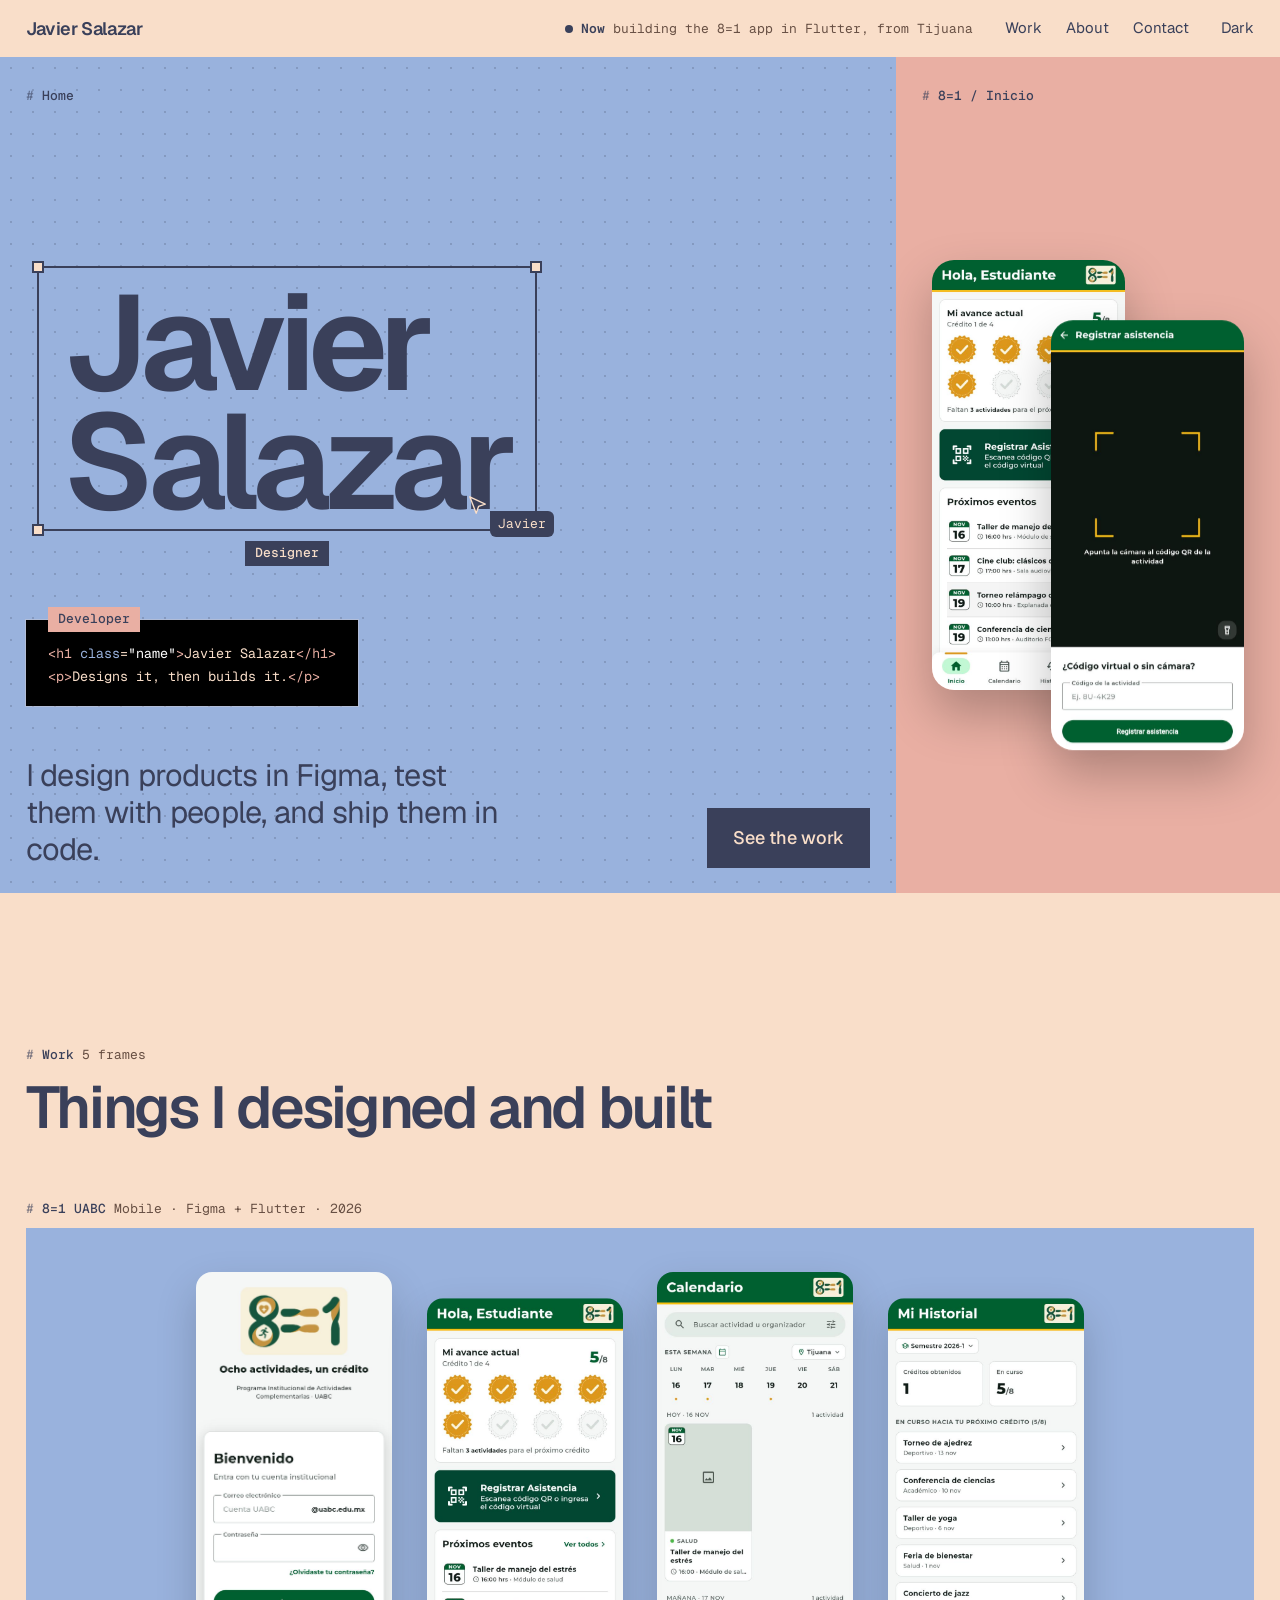
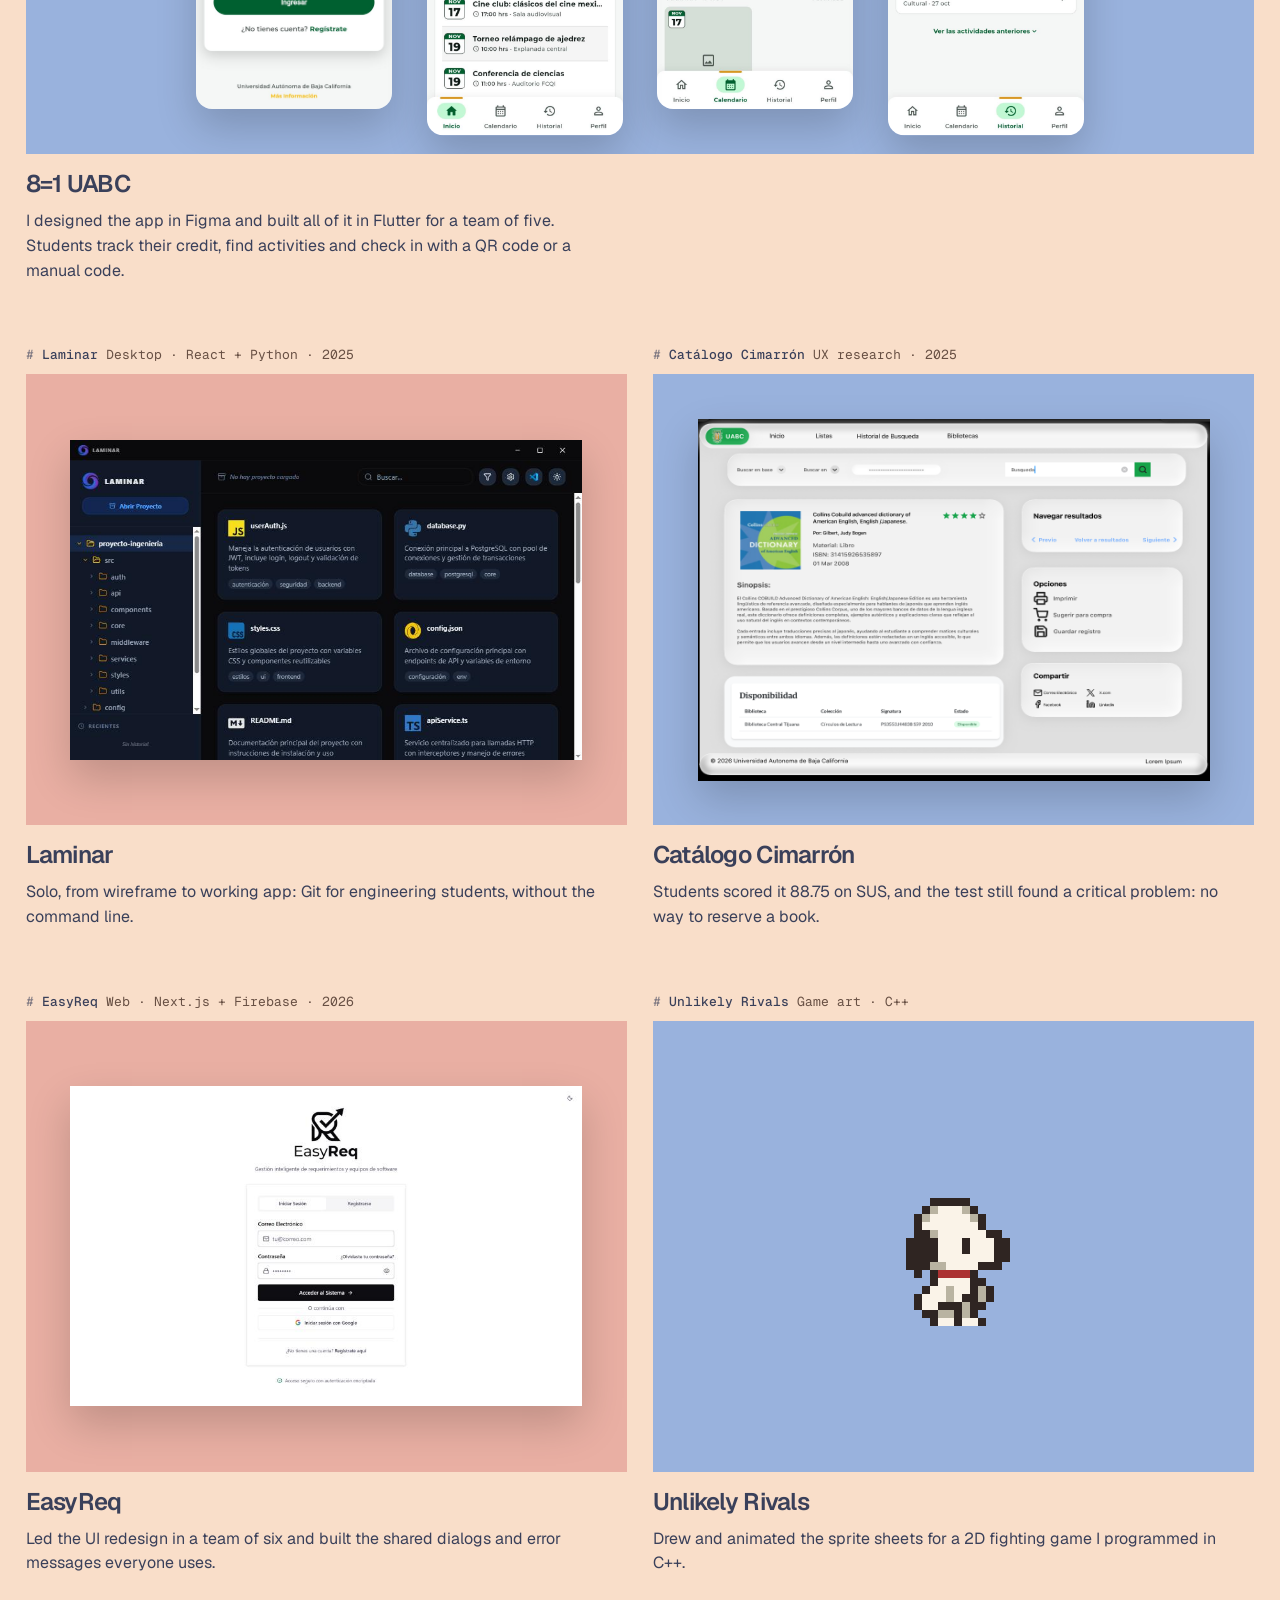
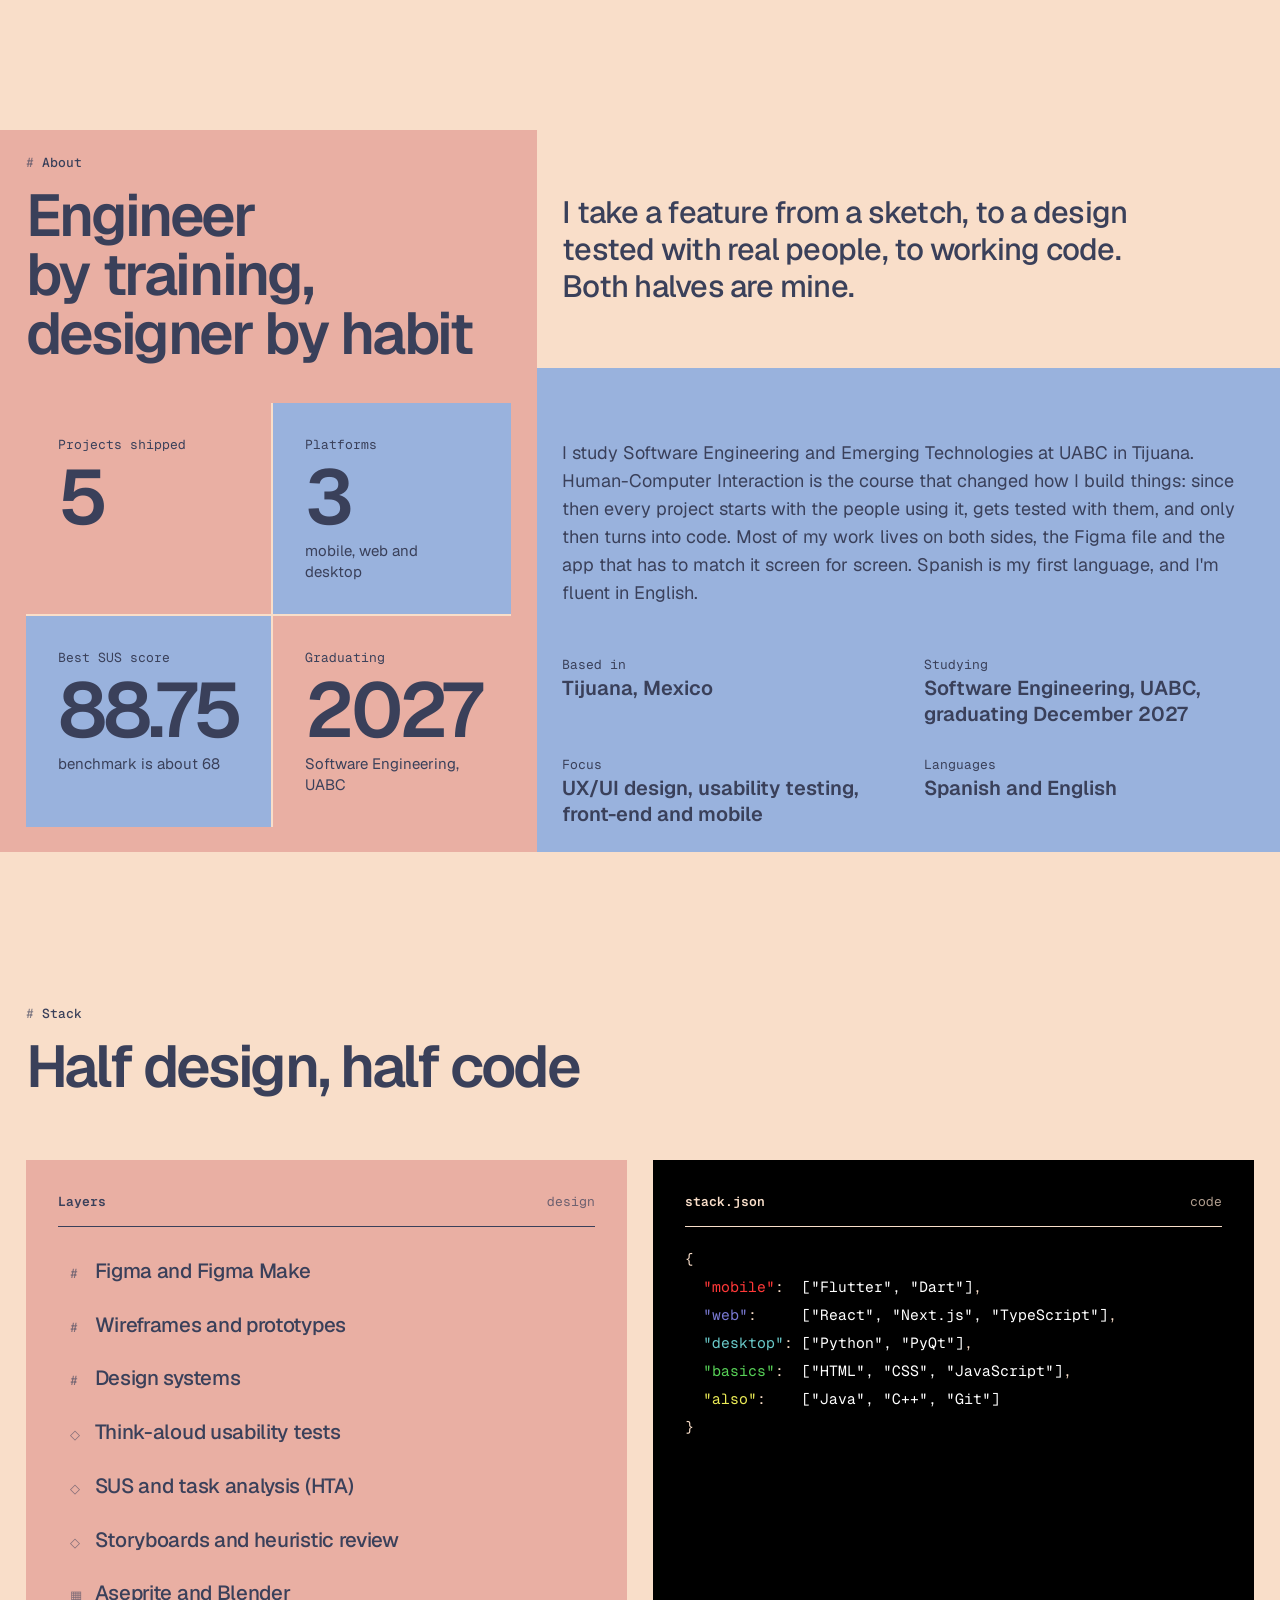
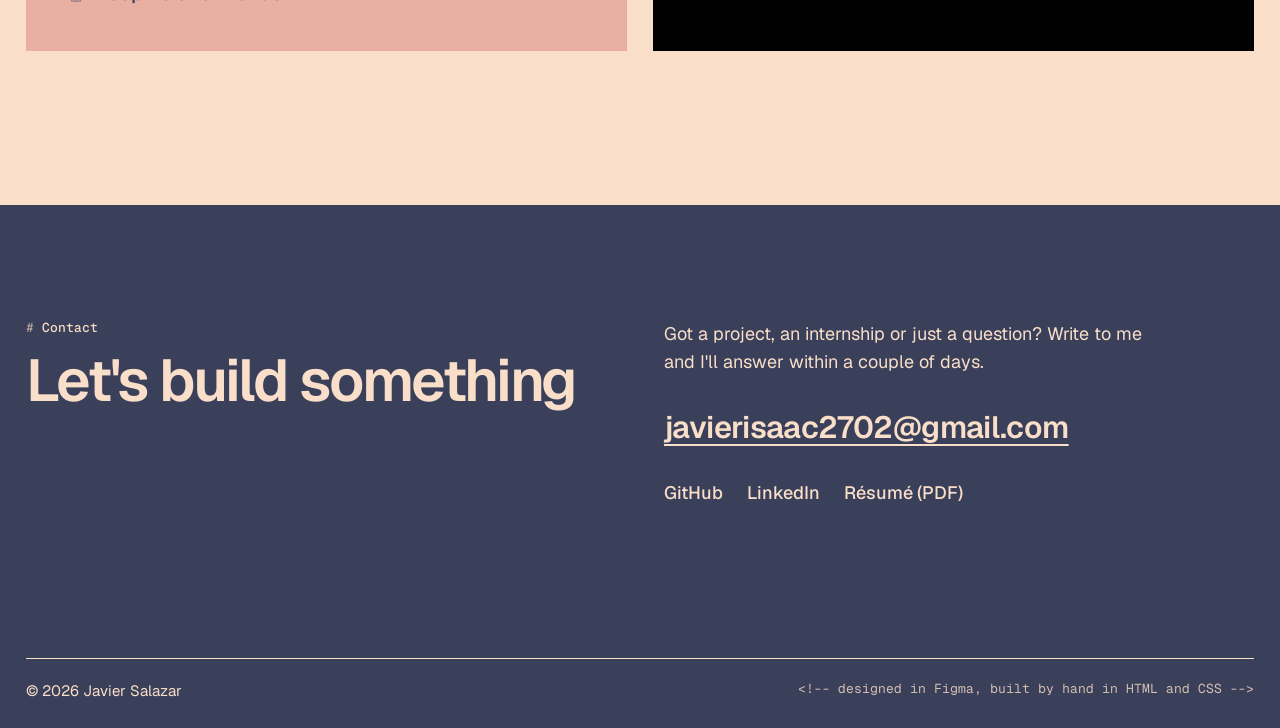
<file: index.html>
<!doctype html>
<html lang="en">
<head>
  <meta charset="utf-8">
  <meta name="viewport" content="width=device-width, initial-scale=1">
  <title>Javier Salazar, designer and developer</title>
  <meta name="description" content="Javier Salazar designs mobile, web and desktop products in Figma, tests them with people, and builds them in code. Software Engineering student at UABC in Tijuana.">
  <link rel="preload" href="fonts/geist-variable.woff2" as="font" type="font/woff2" crossorigin>
  <link rel="stylesheet" href="style.css?v=10">
  <script src="menu.js" defer></script>
</head>
<body id="top">

  <header class="bar">
    <a class="wordmark" href="#top" aria-label="Javier Salazar, back to top">Javier Salazar</a>
    <p class="now"><span class="now-dot" aria-hidden="true"></span><span class="now-label">Now</span> <span class="now-long">building the 8=1 app in Flutter, from Tijuana</span><span class="now-short">building 8=1</span></p>
    <nav class="links" aria-label="Sections">
      <a href="#work">Work</a>
      <a href="#about">About</a>
      <a href="#contact">Contact</a>
    </nav>
    <label class="theme-switch">
      <input type="checkbox" id="theme" aria-label="Switch between light and dark">
    </label>
    <input type="checkbox" id="menu" class="menu-state" aria-label="Open the menu">
    <label for="menu" class="menu-button" aria-hidden="true"><span class="when-closed">Menu</span><span class="when-open">Close</span></label>
    <nav class="menu" aria-label="Menu">
      <a href="#work">Work</a>
      <a href="#about">About</a>
      <a href="#stack">Stack</a>
      <a href="#contact">Contact</a>
    </nav>
  </header>

  <main>
    <!-- Hero: the same name twice, once as a selected layer in Figma and once as the code that builds it. -->
    <section class="hero" aria-labelledby="hero-title">
      <div class="canvas">
        <p class="frame-name"><span class="frame-icon" aria-hidden="true">#</span> Home</p>

        <div class="selection">
          <h1 id="hero-title" class="hero-name">Javier<br>Salazar</h1>
          <span class="handle tl" aria-hidden="true"></span>
          <span class="handle tr" aria-hidden="true"></span>
          <span class="handle bl" aria-hidden="true"></span>
          <span class="handle br" aria-hidden="true"></span>
          <span class="size-tag">Designer</span>
          <span class="cursor" aria-hidden="true">
            <svg width="20" height="20" viewBox="0 0 22 22"><path d="M2 2l7 18 2.6-7.4L19 10z" fill="currentColor" stroke="var(--ground)" stroke-width="1.5" stroke-linejoin="round"/></svg>
            <span>Javier</span>
          </span>
        </div>

        <figure class="code" aria-label="The same heading written as HTML">
          <figcaption class="code-tag">Developer</figcaption>
          <pre><code><span class="c-tag">&lt;h1</span> <span class="c-attr">class</span>=<span class="c-str">"name"</span><span class="c-tag">&gt;</span>Javier Salazar<span class="c-tag">&lt;/h1&gt;</span>
<span class="c-tag">&lt;p&gt;</span>Designs it, then builds it.<span class="c-tag">&lt;/p&gt;</span></code></pre>
        </figure>

        <div class="hero-foot">
          <p class="hero-lede">I design products in Figma, test them with people, and ship them in code.</p>
          <a class="button" href="#work">See the work</a>
        </div>
      </div>

      <a class="hero-screens" href="work/8-1.html" aria-label="8=1 UABC, see the case study">
        <span class="frame-name"><span class="frame-icon" aria-hidden="true">#</span> 8=1 / Inicio</span>
        <img src="img/8-1/home.jpg" width="412" height="917" alt="">
        <img src="img/8-1/check-in.jpg" width="412" height="917" alt="">
      </a>
    </section>

    <section class="work-section" id="work" aria-labelledby="work-title">
      <header class="section-head reveal">
        <p class="frame-name"><span class="frame-icon" aria-hidden="true">#</span> Work <span class="count">5 frames</span></p>
        <h2 id="work-title" class="section-title">Things I designed and built</h2>
      </header>

      <ul class="works">
        <li class="work work-featured">
          <a href="work/8-1.html">
            <span class="frame-name"><span class="frame-icon" aria-hidden="true">#</span> 8=1 UABC <span class="count">Mobile · Figma + Flutter · 2026</span></span>
            <span class="shot shot-phones">
              <img src="img/8-1/login.jpg" width="412" height="917" alt="8=1 login screen">
              <img src="img/8-1/home.jpg" width="412" height="917" alt="8=1 home screen with 5 of 8 activities done and upcoming events">
              <img src="img/8-1/calendar.jpg" width="412" height="917" alt="8=1 calendar of activities">
              <img src="img/8-1/history.jpg" width="412" height="917" alt="8=1 history with credits earned">
            </span>
            <h3>8=1 UABC</h3>
            <p class="blurb">I designed the app in Figma and built all of it in Flutter for a team of five. Students track their credit, find activities and check in with a QR code or a manual code.</p>
          </a>
        </li>
        <li class="work">
          <a href="work/laminar.html">
            <span class="frame-name"><span class="frame-icon" aria-hidden="true">#</span> Laminar <span class="count">Desktop · React + Python · 2025</span></span>
            <span class="shot shot-wide"><img src="img/laminar/main.png" width="800" height="500" alt="Laminar project view with a folder tree and file cards with tags"></span>
            <h3>Laminar</h3>
            <p class="blurb">Solo, from wireframe to working app: Git for engineering students, without the command line.</p>
          </a>
        </li>
        <li class="work">
          <a href="work/catalogo.html">
            <span class="frame-name"><span class="frame-icon" aria-hidden="true">#</span> Catálogo Cimarrón <span class="count">UX research · 2025</span></span>
            <span class="shot shot-wide"><img src="img/catalogo/result.png" width="1120" height="858" alt="Book record screen from the Catálogo Cimarrón prototype"></span>
            <h3>Catálogo Cimarrón</h3>
            <p class="blurb">Students scored it 88.75 on SUS, and the test still found a critical problem: no way to reserve a book.</p>
          </a>
        </li>
        <li class="work">
          <a href="work/easyreq.html">
            <span class="frame-name"><span class="frame-icon" aria-hidden="true">#</span> EasyReq <span class="count">Web · Next.js + Firebase · 2026</span></span>
            <span class="shot shot-wide"><img src="img/easyreq/login.png" width="800" height="500" alt="EasyReq sign-in screen"></span>
            <h3>EasyReq</h3>
            <p class="blurb">Led the UI redesign in a team of six and built the shared dialogs and error messages everyone uses.</p>
          </a>
        </li>
        <li class="work">
          <a href="work/pixel-art.html">
            <span class="frame-name"><span class="frame-icon" aria-hidden="true">#</span> Unlikely Rivals <span class="count">Game art · C++</span></span>
            <span class="shot shot-sprite"><span class="sprite" role="img" aria-label="Pixel art Snoopy fighter in a walking loop"></span></span>
            <h3>Unlikely Rivals</h3>
            <p class="blurb">Drew and animated the sprite sheets for a 2D fighting game I programmed in C++.</p>
          </a>
        </li>
      </ul>
    </section>

    <section class="about" id="about" aria-labelledby="about-title">
      <div class="about-me">
        <header class="section-head">
          <p class="frame-name"><span class="frame-icon" aria-hidden="true">#</span> About</p>
          <h2 id="about-title" class="section-title">Engineer by training, designer by habit</h2>
        </header>
        <dl class="about-numbers">
          <div><dt>Projects shipped</dt><dd>5</dd></div>
          <div><dt>Platforms</dt><dd>3</dd><dd class="small">mobile, web and desktop</dd></div>
          <div><dt>Best SUS score</dt><dd>88.75</dd><dd class="small">benchmark is about 68</dd></div>
          <div><dt>Graduating</dt><dd>2027</dd><dd class="small">Software Engineering, UABC</dd></div>
        </dl>
      </div>
      <p class="statement reveal">I take a feature from a sketch, to a design tested with real people, to working code. Both halves are mine.</p>
      <div class="about-detail reveal">
        <p>I study Software Engineering and Emerging Technologies at UABC in Tijuana. Human-Computer Interaction is the course that changed how I build things: since then every project starts with the people using it, gets tested with them, and only then turns into code. Most of my work lives on both sides, the Figma file and the app that has to match it screen for screen. Spanish is my first language, and I'm fluent in English.</p>
        <dl class="facts">
          <div><dt>Based in</dt><dd>Tijuana, Mexico</dd></div>
          <div><dt>Studying</dt><dd>Software Engineering, UABC, graduating December 2027</dd></div>
          <div><dt>Focus</dt><dd>UX/UI design, usability testing, front-end and mobile</dd></div>
          <div><dt>Languages</dt><dd>Spanish and English</dd></div>
        </dl>
      </div>
    </section>

    <!-- Stack: the design half as a Figma layers panel, the code half as a config file. -->
    <section class="stack" id="stack" aria-labelledby="stack-title">
      <header class="section-head reveal">
        <p class="frame-name"><span class="frame-icon" aria-hidden="true">#</span> Stack</p>
        <h2 id="stack-title" class="section-title">Half design, half code</h2>
      </header>
      <div class="stack-panels">
        <div class="panel panel-design reveal">
          <p class="panel-title">Layers <span>design</span></p>
          <ul class="layers">
            <li><span class="layer-icon" aria-hidden="true">#</span> Figma and Figma Make</li>
            <li><span class="layer-icon" aria-hidden="true">#</span> Wireframes and prototypes</li>
            <li><span class="layer-icon" aria-hidden="true">#</span> Design systems</li>
            <li><span class="layer-icon" aria-hidden="true">◇</span> Think-aloud usability tests</li>
            <li><span class="layer-icon" aria-hidden="true">◇</span> SUS and task analysis (HTA)</li>
            <li><span class="layer-icon" aria-hidden="true">◇</span> Storyboards and heuristic review</li>
            <li><span class="layer-icon" aria-hidden="true">▦</span> Aseprite and Blender</li>
          </ul>
        </div>
        <figure class="panel panel-code reveal" aria-label="Programming stack written as a configuration file">
          <p class="panel-title">stack.json <span>code</span></p>
          <pre><code>{
  <span class="c-attr" id="mobile">"mobile"</span>:  <span class="c-str">["Flutter", "Dart"]</span>,
  <span class="c-attr" id="web">"web"</span>:     <span class="c-str">["React", "Next.js", "TypeScript"]</span>,
  <span class="c-attr" id="desktop">"desktop"</span>: <span class="c-str">["Python", "PyQt"]</span>,
  <span class="c-attr" id="basics">"basics"</span>:  <span class="c-str">["HTML", "CSS", "JavaScript"]</span>,
  <span class="c-attr" id="also">"also"</span>:    <span class="c-str">["Java", "C++", "Git"]</span>
}</code></pre>
        </figure>
      </div>
    </section>
  </main>

  <footer class="contact" id="contact" aria-labelledby="contact-title">
    <header class="section-head reveal">
      <p class="frame-name"><span class="frame-icon" aria-hidden="true">#</span> Contact</p>
      <h2 id="contact-title" class="section-title">Let's build something</h2>
    </header>
    <div class="contact-body reveal">
      <p>Got a project, an internship or just a question? Write to me and I'll answer within a couple of days.</p>
      <a class="email" href="mailto:javierisaac2702@gmail.com?subject=Hi%20Javier">javierisaac2702@gmail.com</a>
      <ul class="socials">
        <li><a href="https://github.com/JavSalL">GitHub</a></li>
        <li><a href="https://www.linkedin.com/in/javier-salazar-3b8984393/">LinkedIn</a></li>
        <li><a href="resume.pdf">Résumé (PDF)</a></li>
      </ul>
    </div>
    <p class="footer-note"><span>© 2026 Javier Salazar</span> <code>&lt;!-- designed in Figma, built by hand in HTML and CSS --&gt;</code></p>
  </footer>

</body>
</html>
</file>
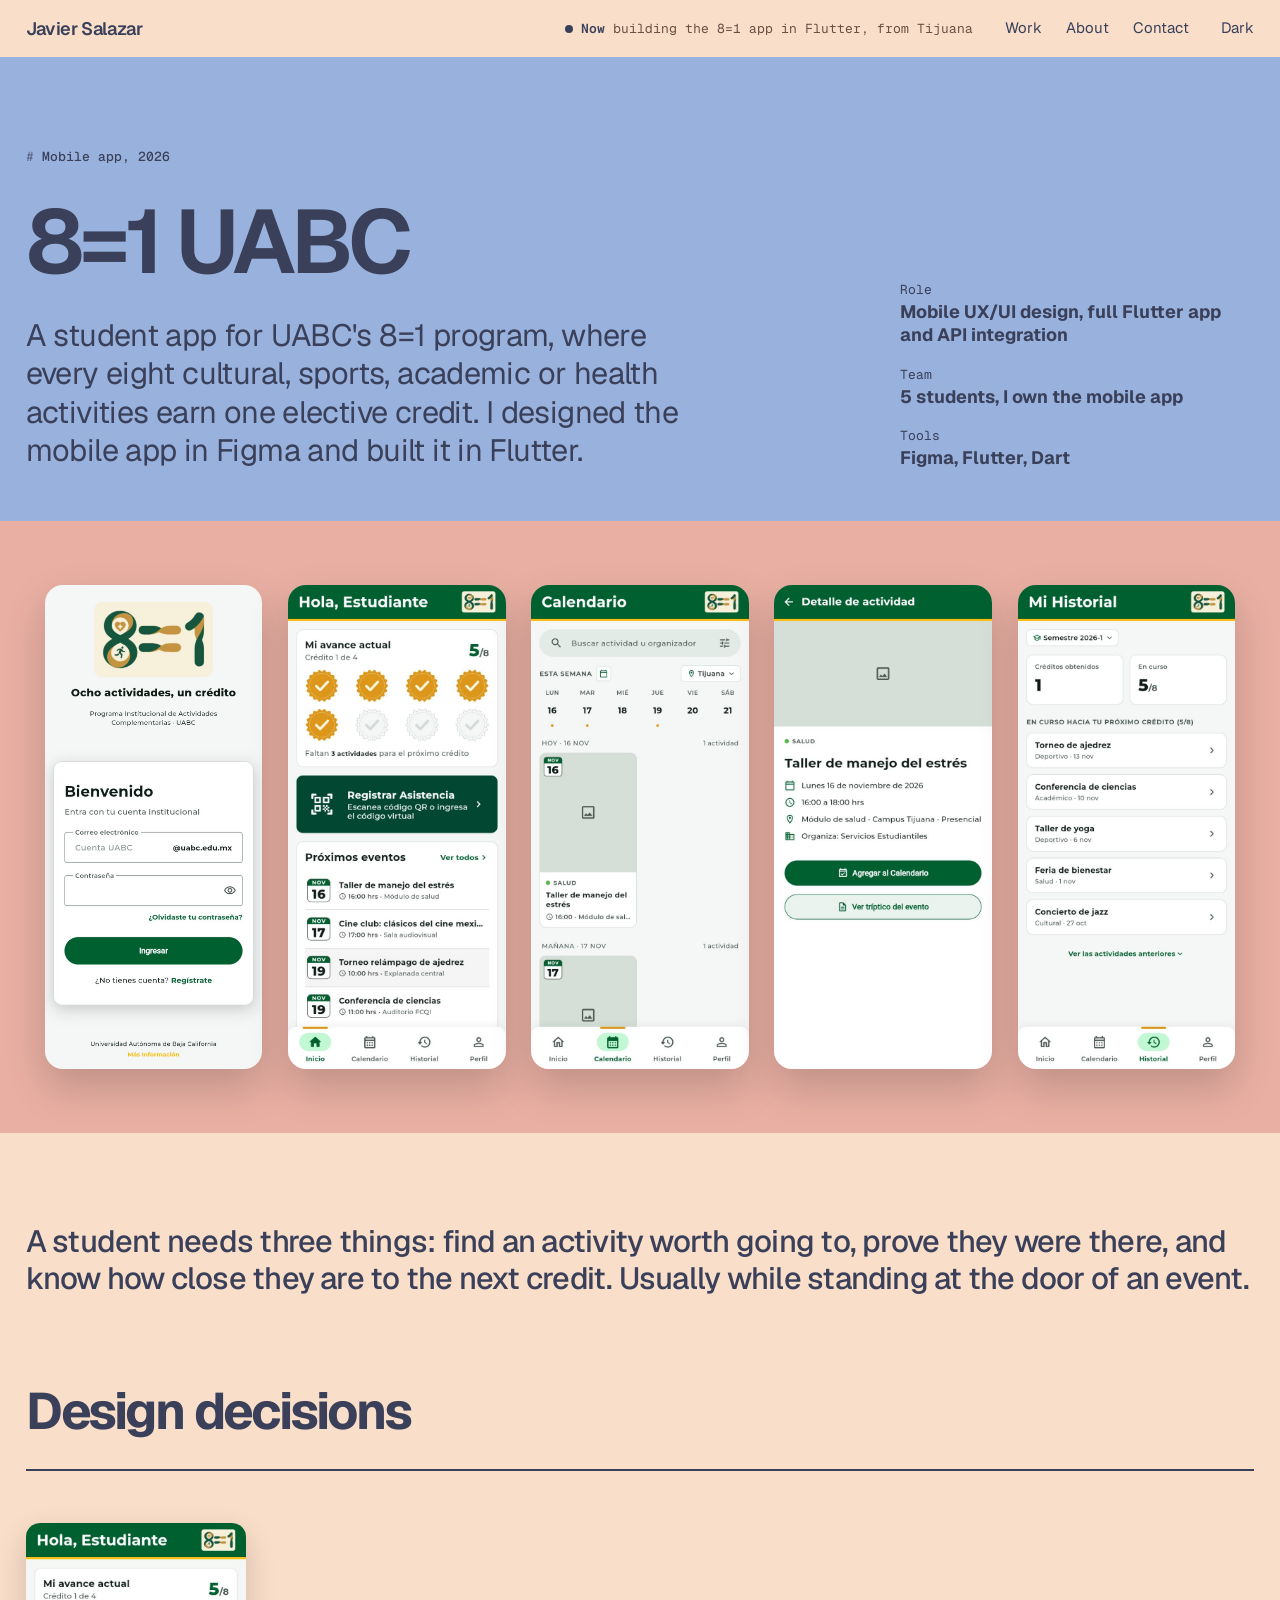
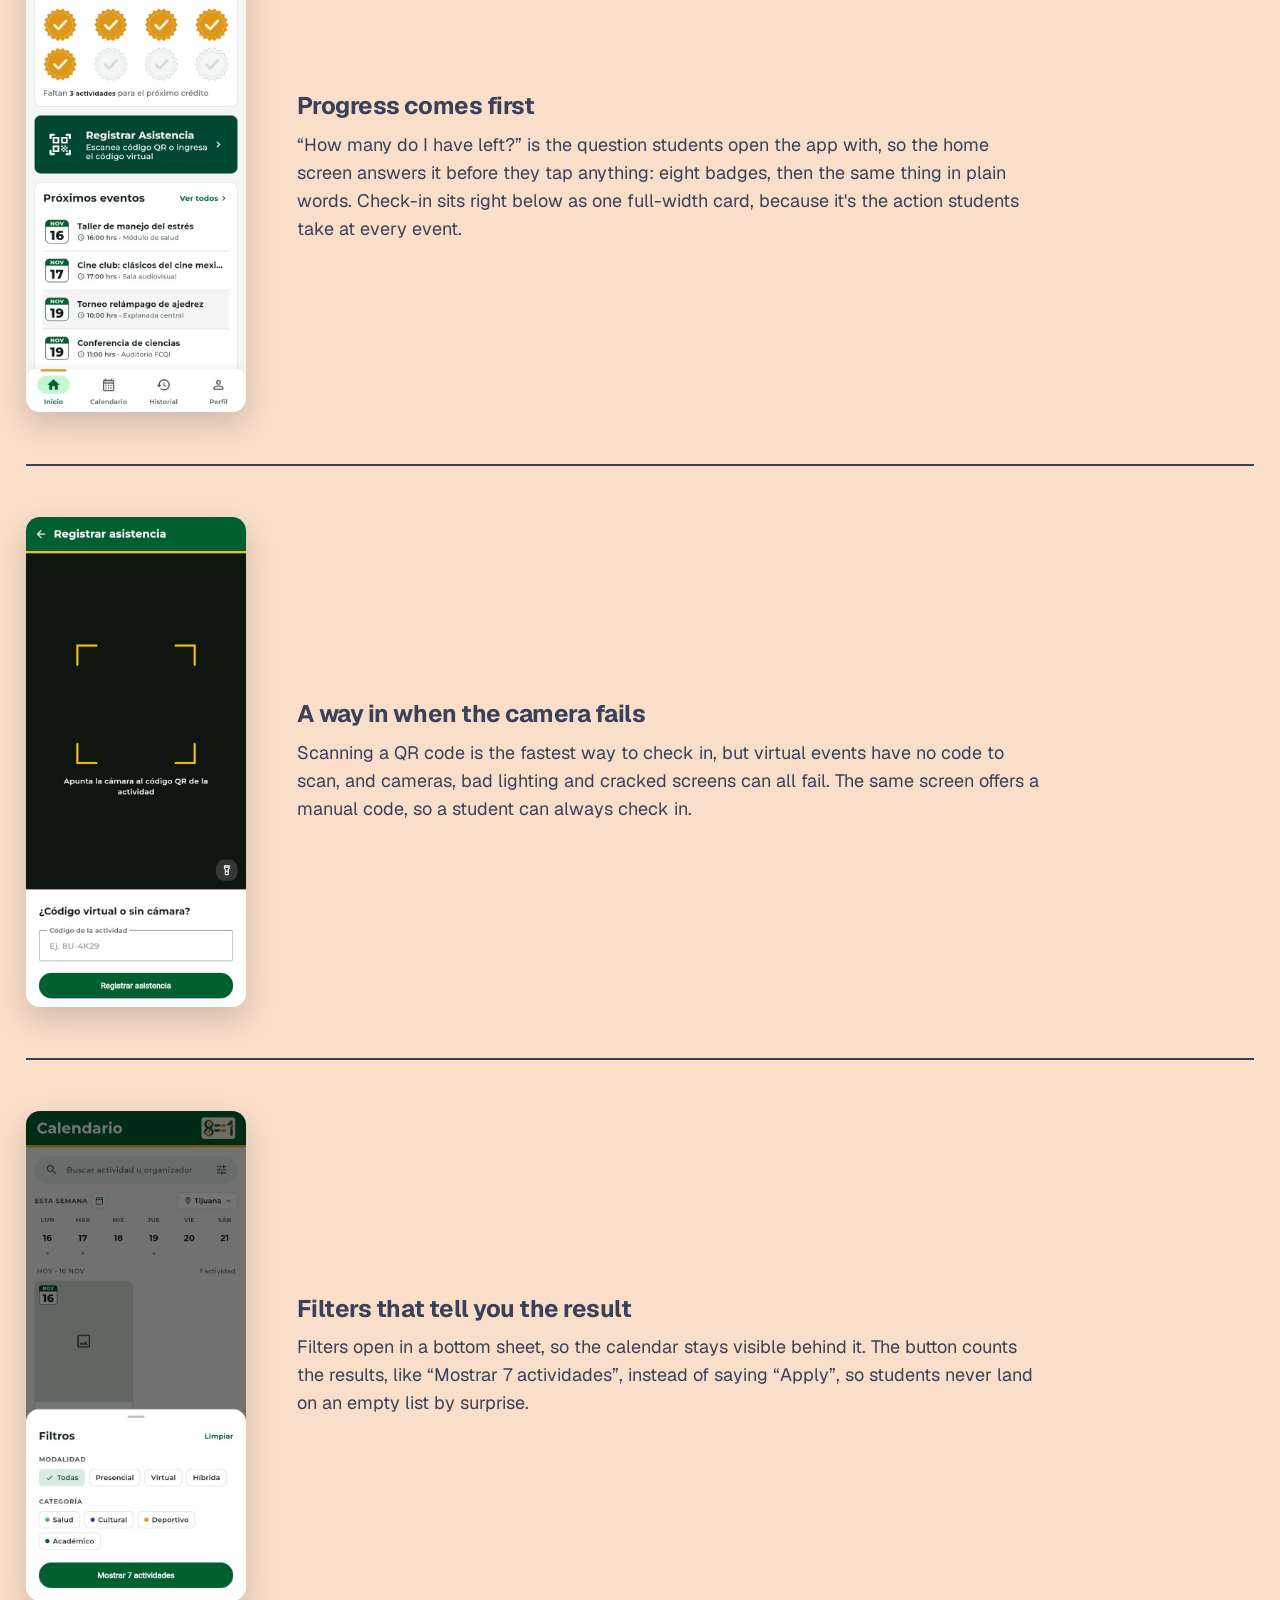
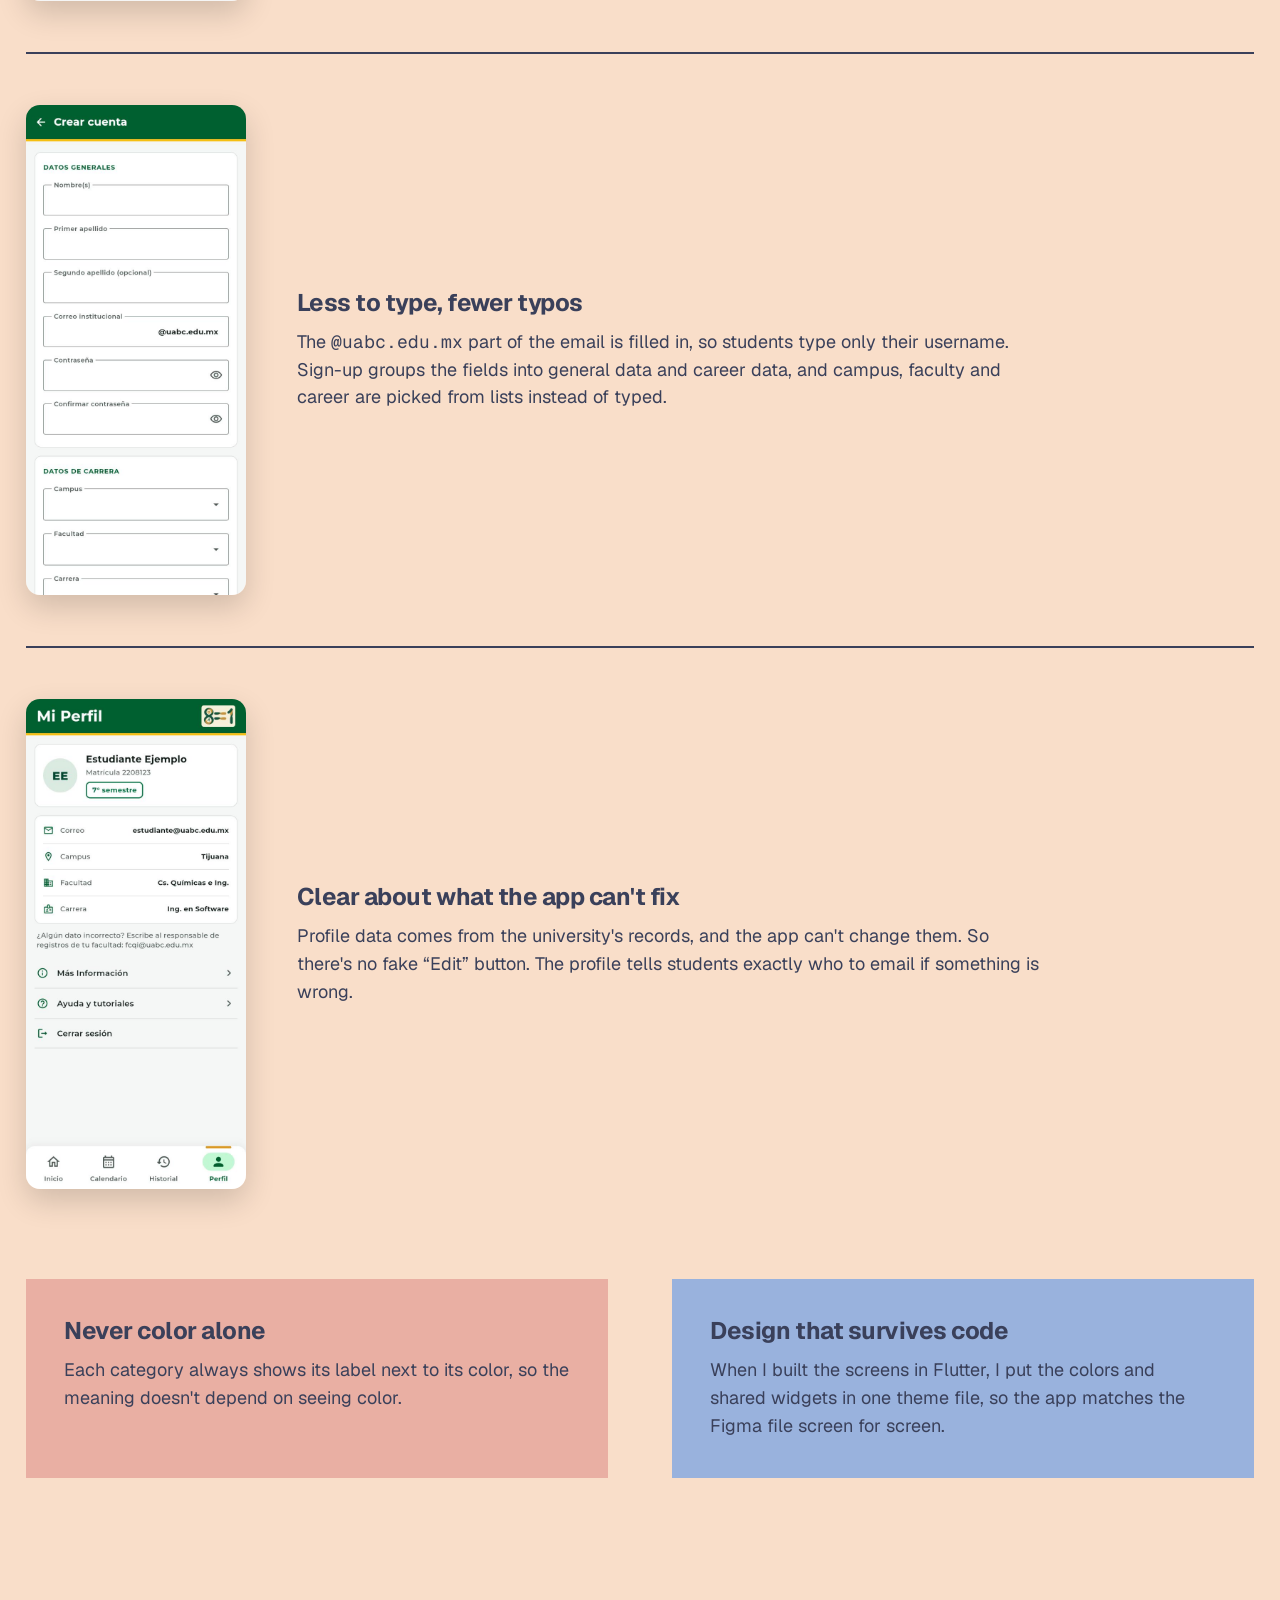
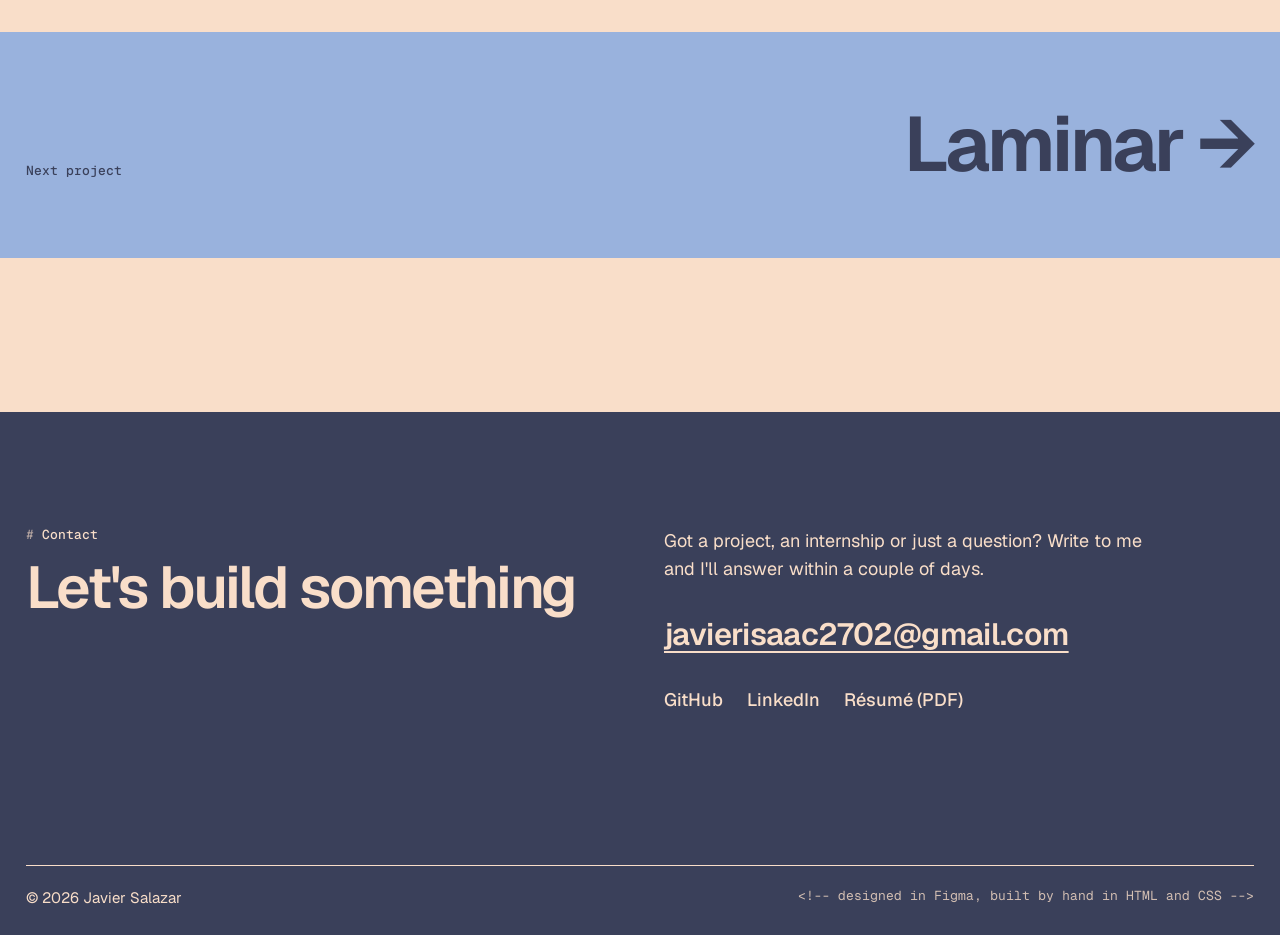
<file: work/8-1.html>
<!doctype html>
<html lang="en">
<head>
  <meta charset="utf-8">
  <meta name="viewport" content="width=device-width, initial-scale=1">
  <title>8=1 UABC, Javier Salazar</title>
  <meta name="description" content="8=1 UABC: a student app for UABC's 8=1 program, designed in Figma and built in Flutter by Javier Salazar.">
  <link rel="preload" href="../fonts/geist-variable.woff2" as="font" type="font/woff2" crossorigin>
  <link rel="stylesheet" href="../style.css?v=10">
  <script src="../menu.js" defer></script>
</head>
<body id="top">

  <header class="bar">
    <a class="wordmark" href="../index.html" aria-label="Javier Salazar, home">Javier Salazar</a>
    <p class="now"><span class="now-dot" aria-hidden="true"></span><span class="now-label">Now</span> <span class="now-long">building the 8=1 app in Flutter, from Tijuana</span><span class="now-short">building 8=1</span></p>
    <nav class="links" aria-label="Sections">
      <a href="../index.html#work">Work</a>
      <a href="../index.html#about">About</a>
      <a href="#contact">Contact</a>
    </nav>
    <label class="theme-switch">
      <input type="checkbox" id="theme" aria-label="Switch between light and dark">
    </label>
    <input type="checkbox" id="menu" class="menu-state" aria-label="Open the menu">
    <label for="menu" class="menu-button" aria-hidden="true"><span class="when-closed">Menu</span><span class="when-open">Close</span></label>
    <nav class="menu" aria-label="Menu">
      <a href="../index.html#work">Work</a>
      <a href="../index.html#about">About</a>
      <a href="#contact">Contact</a>
    </nav>
  </header>

  <main>
    <section class="case-head" aria-labelledby="case-title">
      <p class="case-kicker"><span class="frame-icon" aria-hidden="true">#</span> Mobile app, 2026</p>
      <h1 id="case-title" class="case-title">8=1 UABC</h1>
      <p class="case-lede">A student app for UABC's 8=1 program, where every eight cultural, sports, academic or health activities earn one elective credit. I designed the mobile app in Figma and built it in Flutter.</p>
      <dl class="case-meta">
        <div><dt>Role</dt><dd>Mobile UX/UI design, full Flutter app and API integration</dd></div>
        <div><dt>Team</dt><dd>5 students, I own the mobile app</dd></div>
        <div><dt>Tools</dt><dd>Figma, Flutter, Dart</dd></div>
      </dl>
    </section>

    <div class="stage stage-phones" role="group" aria-label="Five screens of the 8=1 app">
      <img src="../img/8-1/login.jpg" width="412" height="917" alt="Login screen with the 8=1 logo and the headline Ocho actividades, un crédito" loading="lazy">
      <img src="../img/8-1/home.jpg" width="412" height="917" alt="Home screen showing progress of 5 out of 8 activities and upcoming events" loading="lazy">
      <img src="../img/8-1/calendar.jpg" width="412" height="917" alt="Calendar with search, a week strip, campus picker and activity cards" loading="lazy">
      <img src="../img/8-1/activity.jpg" width="412" height="917" alt="Activity detail with date, time, place, organizer and an Add to calendar button" loading="lazy">
      <img src="../img/8-1/history.jpg" width="412" height="917" alt="History with credits earned and the activities counting toward the next credit" loading="lazy">
    </div>

    <div class="case-body">
      <p class="statement">A student needs three things: find an activity worth going to, prove they were there, and know how close they are to the next credit. Usually while standing at the door of an event.</p>

      <div>
        <h2 class="case-h">Design decisions</h2>
        <ul class="decisions">
        <li>
          <img src="../img/8-1/home.jpg" width="412" height="917" alt="Home screen progress card with eight badges" loading="lazy">
          <div>
            <h3>Progress comes first</h3>
            <p>&ldquo;How many do I have left?&rdquo; is the question students open the app with, so the home screen answers it before they tap anything: eight badges, then the same thing in plain words. Check-in sits right below as one full-width card, because it's the action students take at every event.</p>
          </div>
        </li>
        <li>
          <img src="../img/8-1/check-in.jpg" width="412" height="917" alt="QR scanner with a manual activity code field below it" loading="lazy">
          <div>
            <h3>A way in when the camera fails</h3>
            <p>Scanning a QR code is the fastest way to check in, but virtual events have no code to scan, and cameras, bad lighting and cracked screens can all fail. The same screen offers a manual code, so a student can always check in.</p>
          </div>
        </li>
        <li>
          <img src="../img/8-1/filters.jpg" width="412" height="917" alt="Filter sheet with modality and category chips and a Mostrar 7 actividades button" loading="lazy">
          <div>
            <h3>Filters that tell you the result</h3>
            <p>Filters open in a bottom sheet, so the calendar stays visible behind it. The button counts the results, like &ldquo;Mostrar 7 actividades&rdquo;, instead of saying &ldquo;Apply&rdquo;, so students never land on an empty list by surprise.</p>
          </div>
        </li>
        <li>
          <img src="../img/8-1/signup.jpg" width="412" height="917" alt="Sign-up with general data and career data sections" loading="lazy">
          <div>
            <h3>Less to type, fewer typos</h3>
            <p>The <code>@uabc.edu.mx</code> part of the email is filled in, so students type only their username. Sign-up groups the fields into general data and career data, and campus, faculty and career are picked from lists instead of typed.</p>
          </div>
        </li>
        <li>
          <img src="../img/8-1/profile.jpg" width="412" height="917" alt="Student profile with university data and a contact for corrections" loading="lazy">
          <div>
            <h3>Clear about what the app can't fix</h3>
            <p>Profile data comes from the university's records, and the app can't change them. So there's no fake &ldquo;Edit&rdquo; button. The profile tells students exactly who to email if something is wrong.</p>
          </div>
        </li>
        </ul>
      </div>

      <div class="pair">
        <div>
          <h3>Never color alone</h3>
          <p>Each category always shows its label next to its color, so the meaning doesn't depend on seeing color.</p>
        </div>
        <div>
          <h3>Design that survives code</h3>
          <p>When I built the screens in Flutter, I put the colors and shared widgets in one theme file, so the app matches the Figma file screen for screen.</p>
        </div>
      </div>
    </div>

    <a class="case-next" href="laminar.html"><span>Next project</span><strong>Laminar &rarr;</strong></a>
  </main>

  <footer class="contact" id="contact" aria-labelledby="contact-title">
    <header class="section-head reveal">
      <p class="frame-name"><span class="frame-icon" aria-hidden="true">#</span> Contact</p>
      <h2 id="contact-title" class="section-title">Let's build something</h2>
    </header>
    <div class="contact-body reveal">
      <p>Got a project, an internship or just a question? Write to me and I'll answer within a couple of days.</p>
      <a class="email" href="mailto:javierisaac2702@gmail.com?subject=Hi%20Javier">javierisaac2702@gmail.com</a>
      <ul class="socials">
        <li><a href="https://github.com/JavSalL">GitHub</a></li>
        <li><a href="https://www.linkedin.com/in/javier-salazar-3b8984393/">LinkedIn</a></li>
        <li><a href="../resume.pdf">Résumé (PDF)</a></li>
      </ul>
    </div>
    <p class="footer-note"><span>© 2026 Javier Salazar</span> <code>&lt;!-- designed in Figma, built by hand in HTML and CSS --&gt;</code></p>
  </footer>

</body>
</html>
</file>
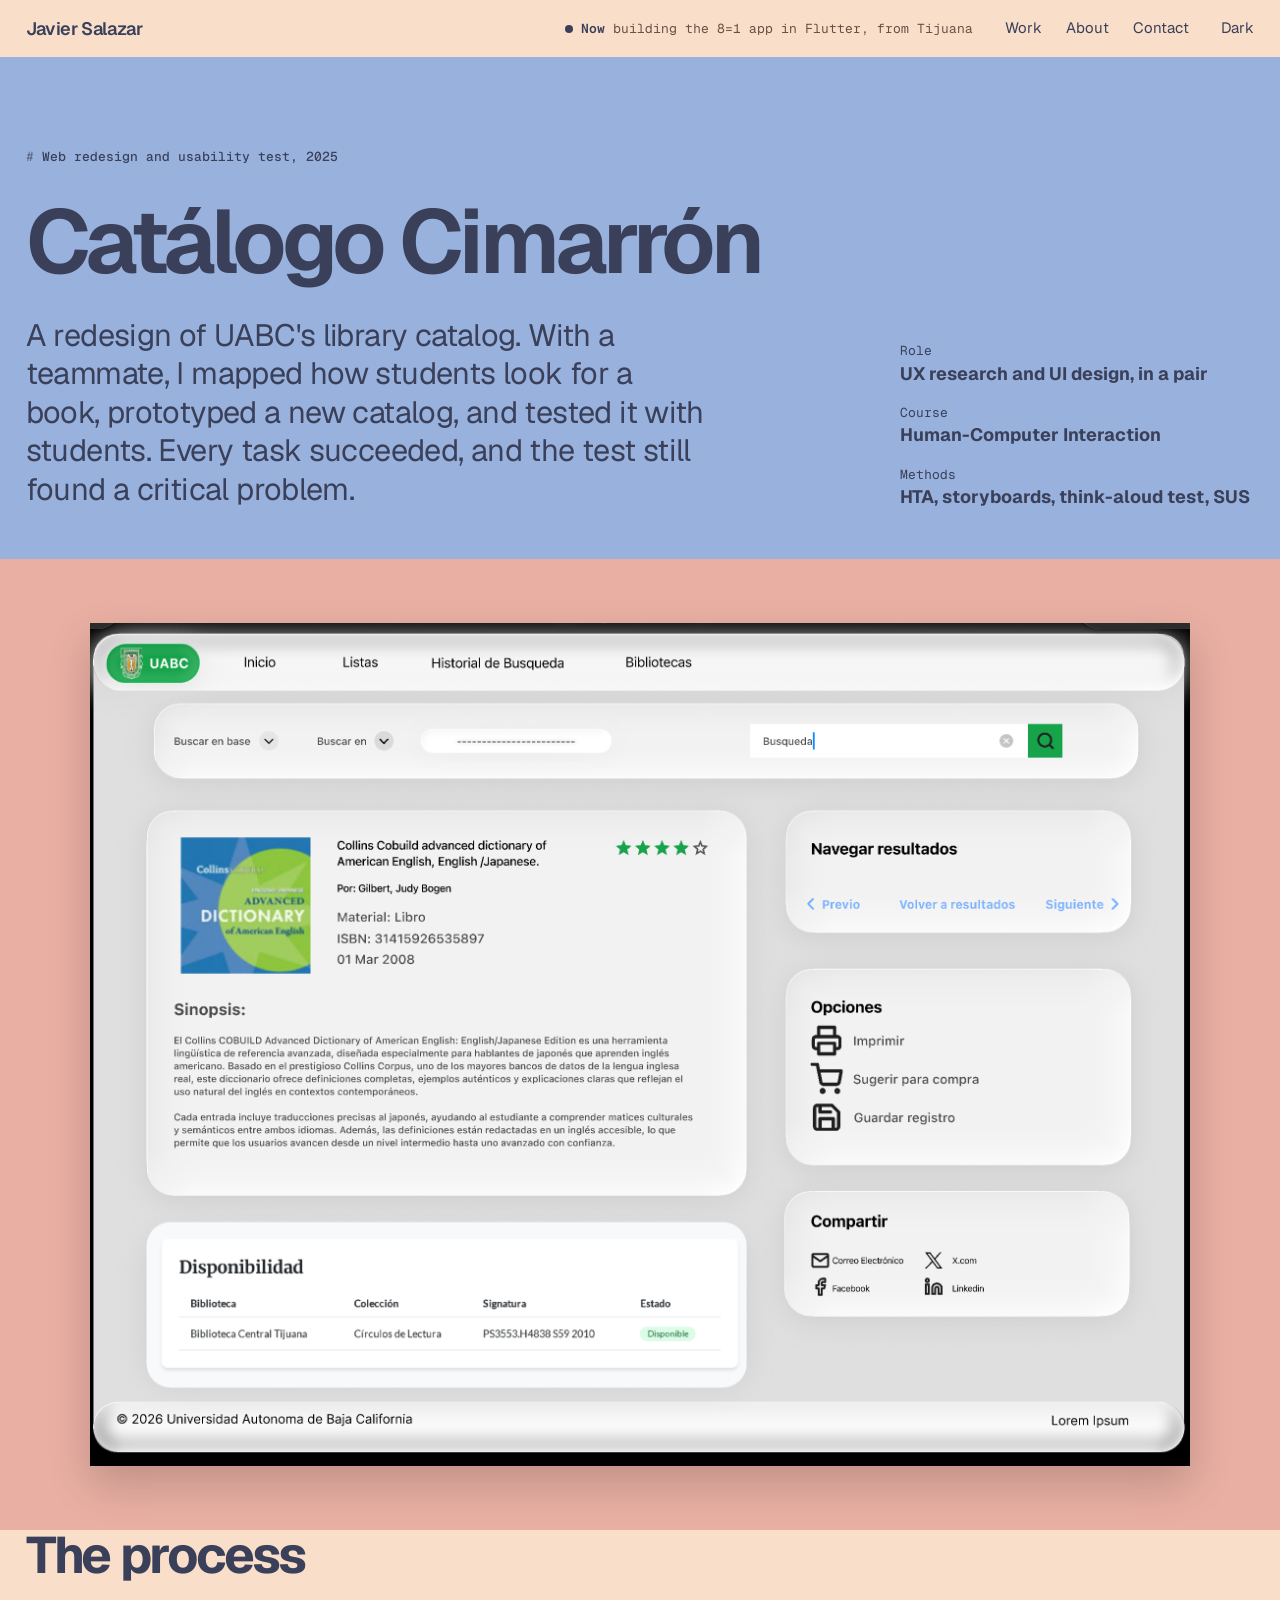
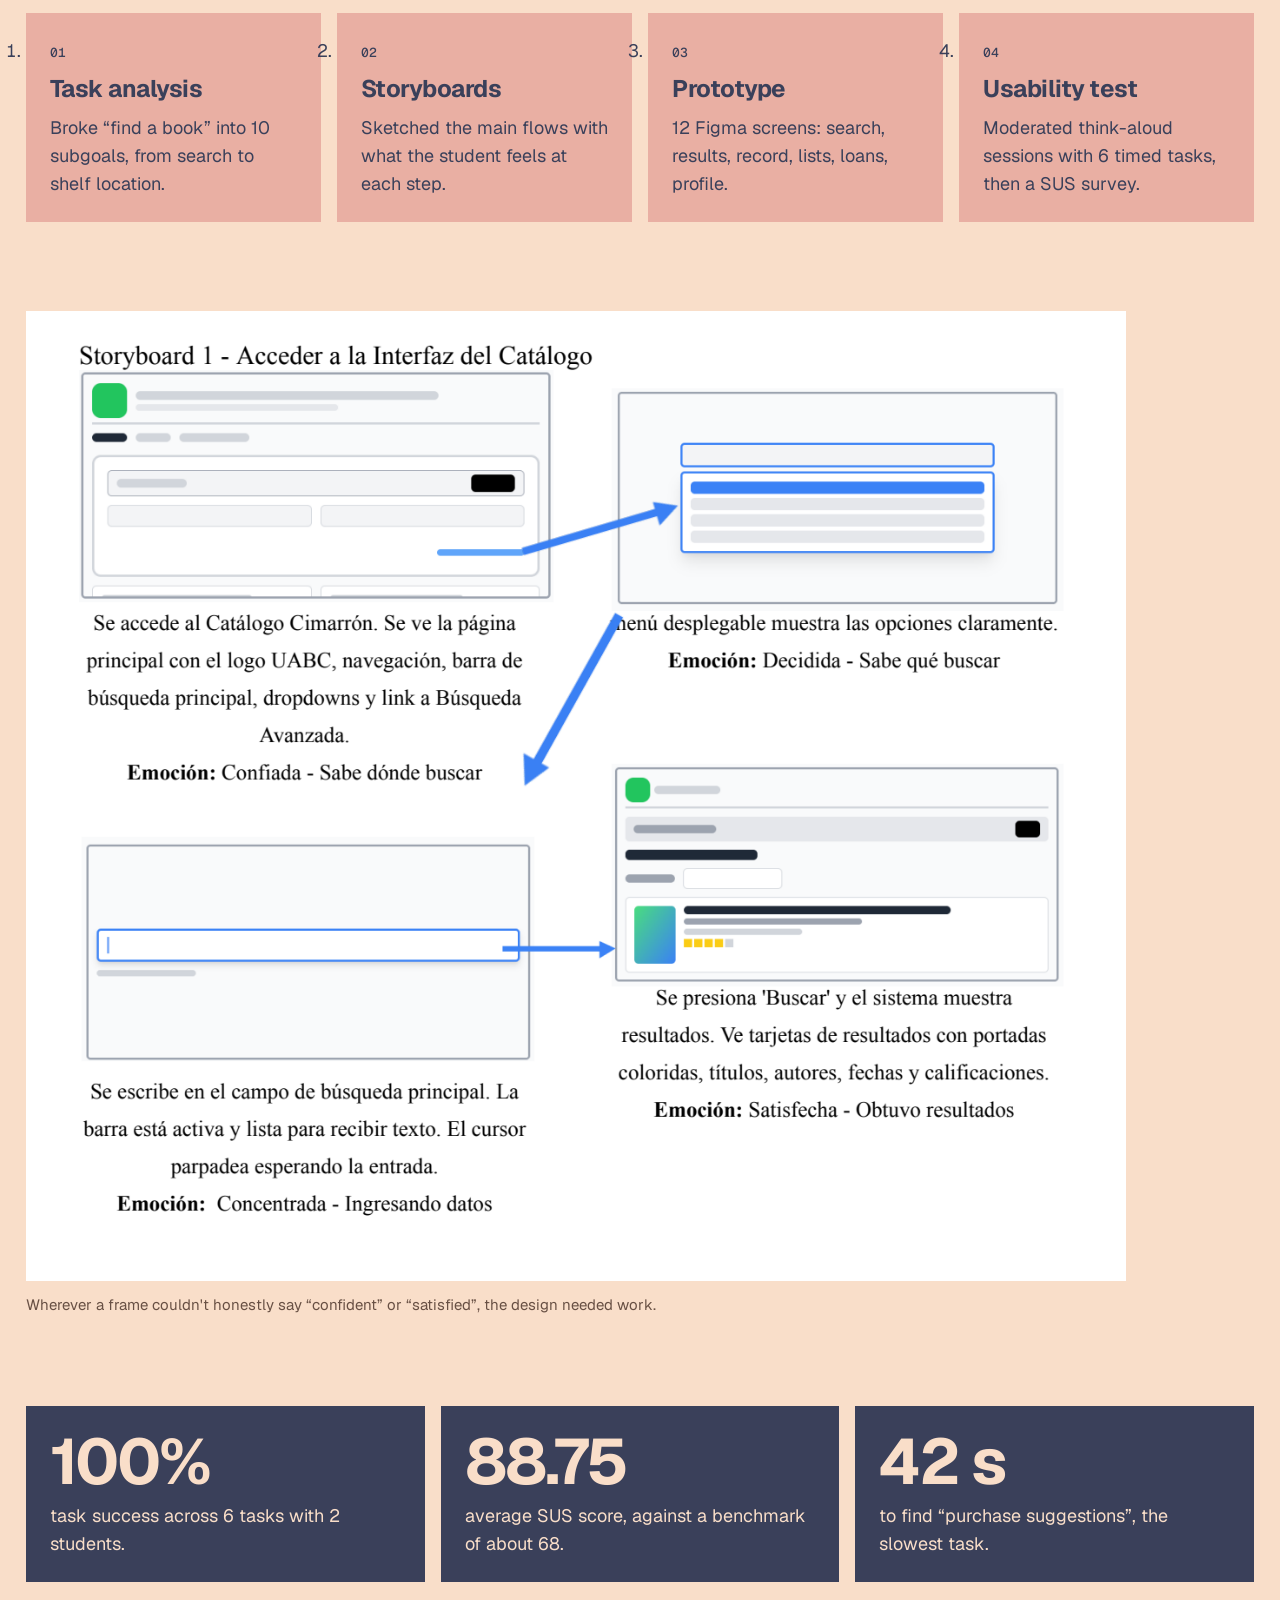
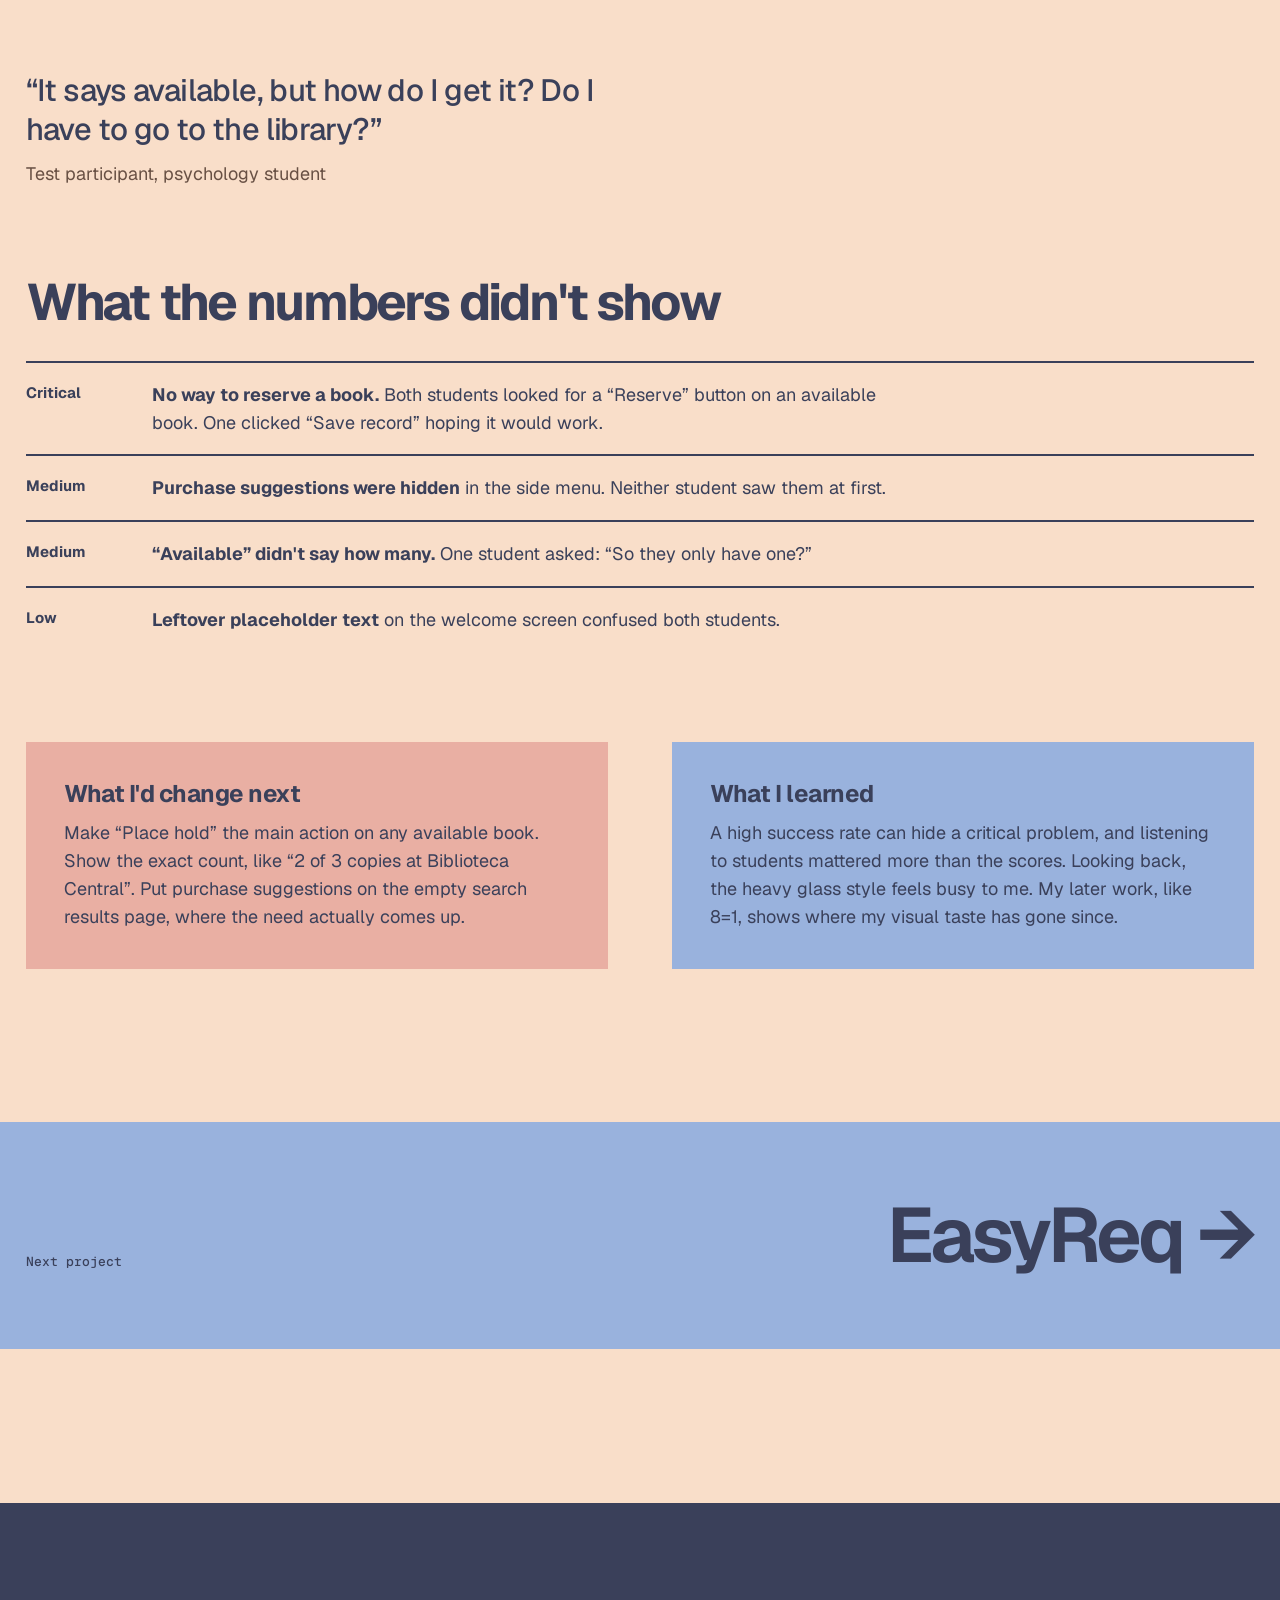
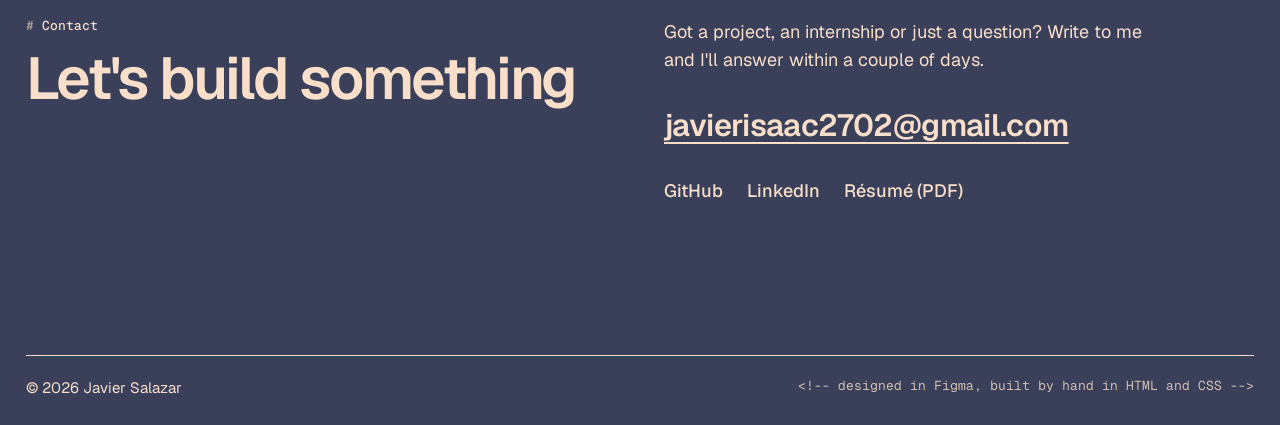
<file: work/catalogo.html>
<!doctype html>
<html lang="en">
<head>
  <meta charset="utf-8">
  <meta name="viewport" content="width=device-width, initial-scale=1">
  <title>Catálogo Cimarrón, Javier Salazar</title>
  <meta name="description" content="Catálogo Cimarrón: a redesign and usability test of UABC's library catalog by Javier Salazar.">
  <link rel="preload" href="../fonts/geist-variable.woff2" as="font" type="font/woff2" crossorigin>
  <link rel="stylesheet" href="../style.css?v=10">
  <script src="../menu.js" defer></script>
</head>
<body id="top">

  <header class="bar">
    <a class="wordmark" href="../index.html" aria-label="Javier Salazar, home">Javier Salazar</a>
    <p class="now"><span class="now-dot" aria-hidden="true"></span><span class="now-label">Now</span> <span class="now-long">building the 8=1 app in Flutter, from Tijuana</span><span class="now-short">building 8=1</span></p>
    <nav class="links" aria-label="Sections">
      <a href="../index.html#work">Work</a>
      <a href="../index.html#about">About</a>
      <a href="#contact">Contact</a>
    </nav>
    <label class="theme-switch">
      <input type="checkbox" id="theme" aria-label="Switch between light and dark">
    </label>
    <input type="checkbox" id="menu" class="menu-state" aria-label="Open the menu">
    <label for="menu" class="menu-button" aria-hidden="true"><span class="when-closed">Menu</span><span class="when-open">Close</span></label>
    <nav class="menu" aria-label="Menu">
      <a href="../index.html#work">Work</a>
      <a href="../index.html#about">About</a>
      <a href="#contact">Contact</a>
    </nav>
  </header>

  <main>
    <section class="case-head" aria-labelledby="case-title">
      <p class="case-kicker"><span class="frame-icon" aria-hidden="true">#</span> Web redesign and usability test, 2025</p>
      <h1 id="case-title" class="case-title">Catálogo Cimarrón</h1>
      <p class="case-lede">A redesign of UABC's library catalog. With a teammate, I mapped how students look for a book, prototyped a new catalog, and tested it with students. Every task succeeded, and the test still found a critical problem.</p>
      <dl class="case-meta">
        <div><dt>Role</dt><dd>UX research and UI design, in a pair</dd></div>
        <div><dt>Course</dt><dd>Human-Computer Interaction</dd></div>
        <div><dt>Methods</dt><dd>HTA, storyboards, think-aloud test, SUS</dd></div>
      </dl>
    </section>

    <div class="stage stage-wide">
      <img src="../img/catalogo/result.png" width="1120" height="858" alt="Book record screen from the Catálogo Cimarrón prototype" loading="lazy">
    </div>

    <div class="case-body">
      <div>
        <h2 class="case-h">The process</h2>
        <ol class="steps">
          <li><h3>Task analysis</h3><p>Broke &ldquo;find a book&rdquo; into 10 subgoals, from search to shelf location.</p></li>
          <li><h3>Storyboards</h3><p>Sketched the main flows with what the student feels at each step.</p></li>
          <li><h3>Prototype</h3><p>12 Figma screens: search, results, record, lists, loans, profile.</p></li>
          <li><h3>Usability test</h3><p>Moderated think-aloud sessions with 6 timed tasks, then a SUS survey.</p></li>
        </ol>
      </div>

      <figure class="figure">
        <img src="../img/catalogo/storyboard-1.png" width="1266" height="1116" alt="Storyboard of opening the catalog, with the student's emotion noted under each frame" loading="lazy">
        <figcaption>Wherever a frame couldn't honestly say &ldquo;confident&rdquo; or &ldquo;satisfied&rdquo;, the design needed work.</figcaption>
      </figure>

      <div class="numbers">
        <p><strong>100%</strong> task success across 6 tasks with 2 students.</p>
        <p><strong>88.75</strong> average SUS score, against a benchmark of about 68.</p>
        <p><strong>42 s</strong> to find &ldquo;purchase suggestions&rdquo;, the slowest task.</p>
      </div>

      <blockquote class="quote">
        <p>&ldquo;It says available, but how do I get it? Do I have to go to the library?&rdquo;</p>
        <cite>Test participant, psychology student</cite>
      </blockquote>

      <div>
        <h2 class="case-h">What the numbers didn't show</h2>
        <ul class="findings">
          <li><span class="sev">Critical</span><p><strong>No way to reserve a book.</strong> Both students looked for a &ldquo;Reserve&rdquo; button on an available book. One clicked &ldquo;Save record&rdquo; hoping it would work.</p></li>
          <li><span class="sev">Medium</span><p><strong>Purchase suggestions were hidden</strong> in the side menu. Neither student saw them at first.</p></li>
          <li><span class="sev">Medium</span><p><strong>&ldquo;Available&rdquo; didn't say how many.</strong> One student asked: &ldquo;So they only have one?&rdquo;</p></li>
          <li><span class="sev">Low</span><p><strong>Leftover placeholder text</strong> on the welcome screen confused both students.</p></li>
        </ul>
      </div>

      <div class="pair">
        <div>
          <h3>What I'd change next</h3>
          <p>Make &ldquo;Place hold&rdquo; the main action on any available book. Show the exact count, like &ldquo;2 of 3 copies at Biblioteca Central&rdquo;. Put purchase suggestions on the empty search results page, where the need actually comes up.</p>
        </div>
        <div>
          <h3>What I learned</h3>
          <p>A high success rate can hide a critical problem, and listening to students mattered more than the scores. Looking back, the heavy glass style feels busy to me. My later work, like 8=1, shows where my visual taste has gone since.</p>
        </div>
      </div>
    </div>

    <a class="case-next" href="easyreq.html"><span>Next project</span><strong>EasyReq &rarr;</strong></a>
  </main>

  <footer class="contact" id="contact" aria-labelledby="contact-title">
    <header class="section-head reveal">
      <p class="frame-name"><span class="frame-icon" aria-hidden="true">#</span> Contact</p>
      <h2 id="contact-title" class="section-title">Let's build something</h2>
    </header>
    <div class="contact-body reveal">
      <p>Got a project, an internship or just a question? Write to me and I'll answer within a couple of days.</p>
      <a class="email" href="mailto:javierisaac2702@gmail.com?subject=Hi%20Javier">javierisaac2702@gmail.com</a>
      <ul class="socials">
        <li><a href="https://github.com/JavSalL">GitHub</a></li>
        <li><a href="https://www.linkedin.com/in/javier-salazar-3b8984393/">LinkedIn</a></li>
        <li><a href="../resume.pdf">Résumé (PDF)</a></li>
      </ul>
    </div>
    <p class="footer-note"><span>© 2026 Javier Salazar</span> <code>&lt;!-- designed in Figma, built by hand in HTML and CSS --&gt;</code></p>
  </footer>

</body>
</html>
</file>
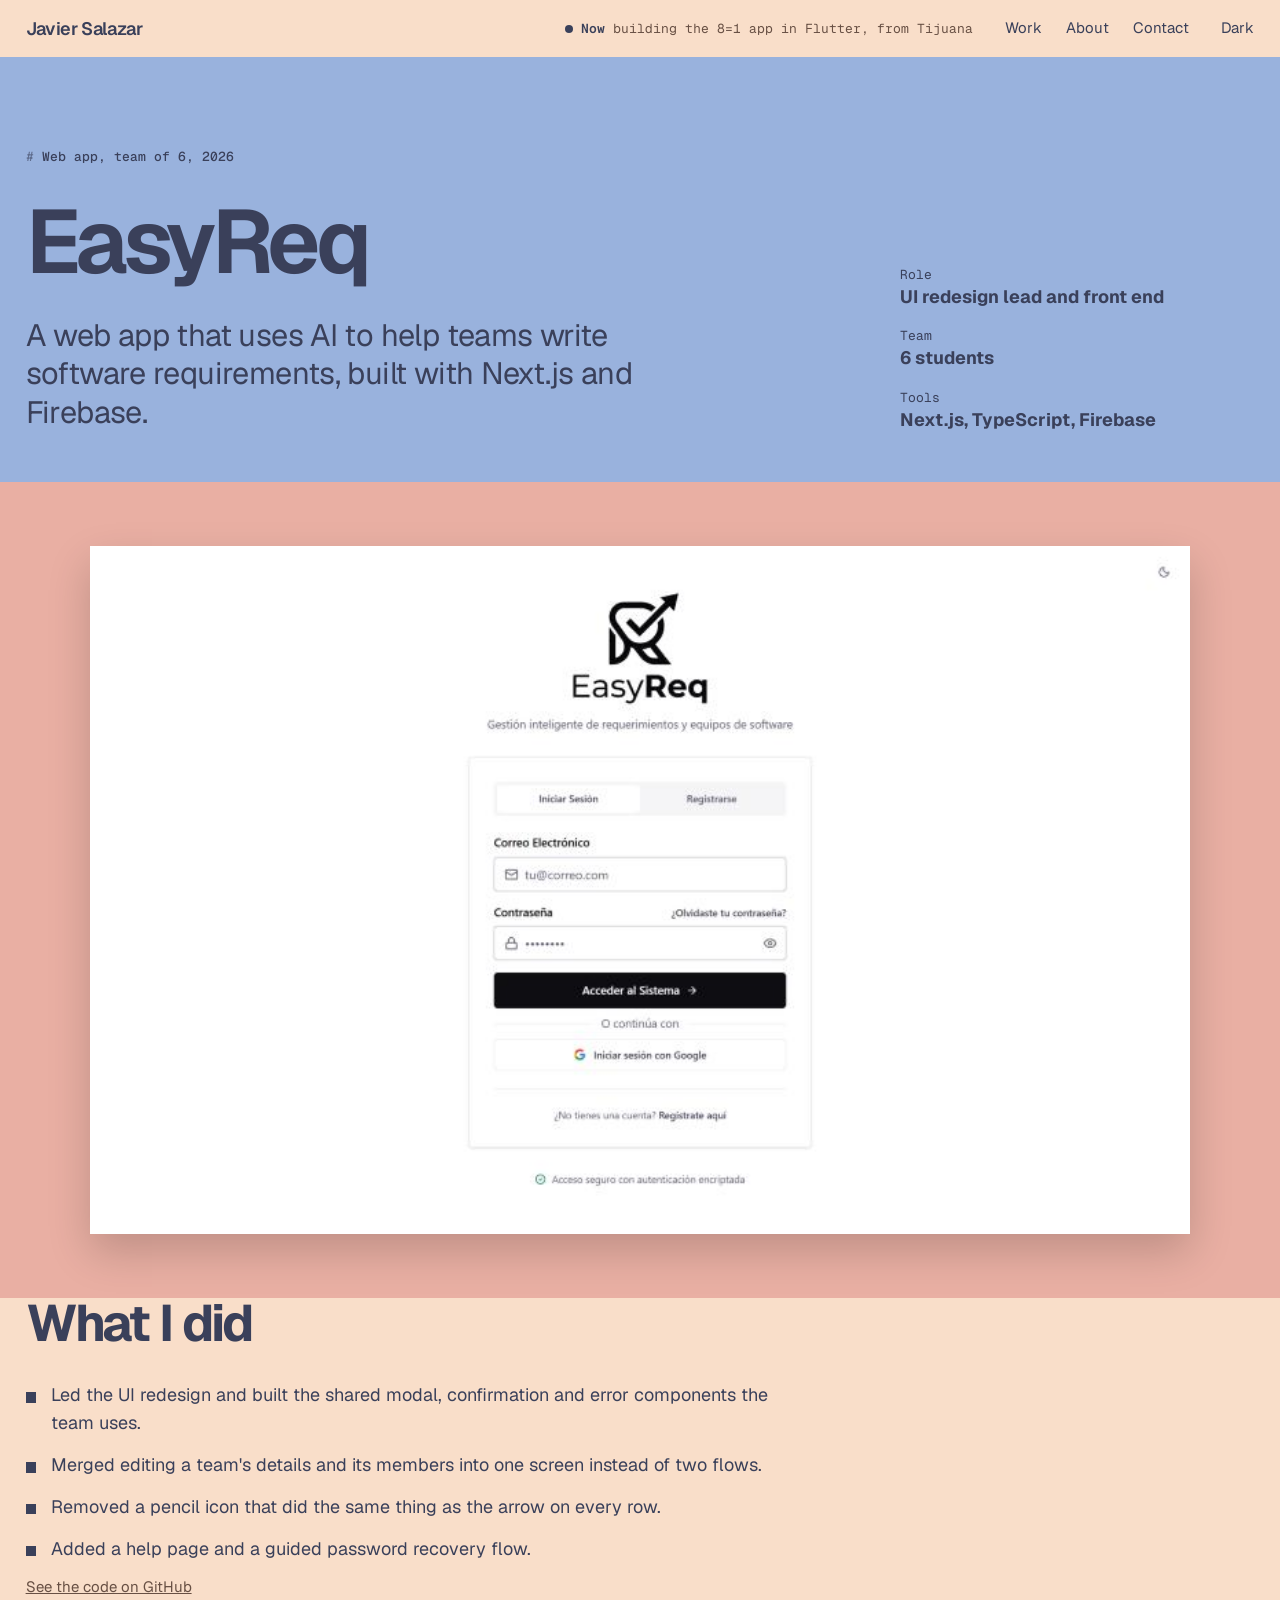
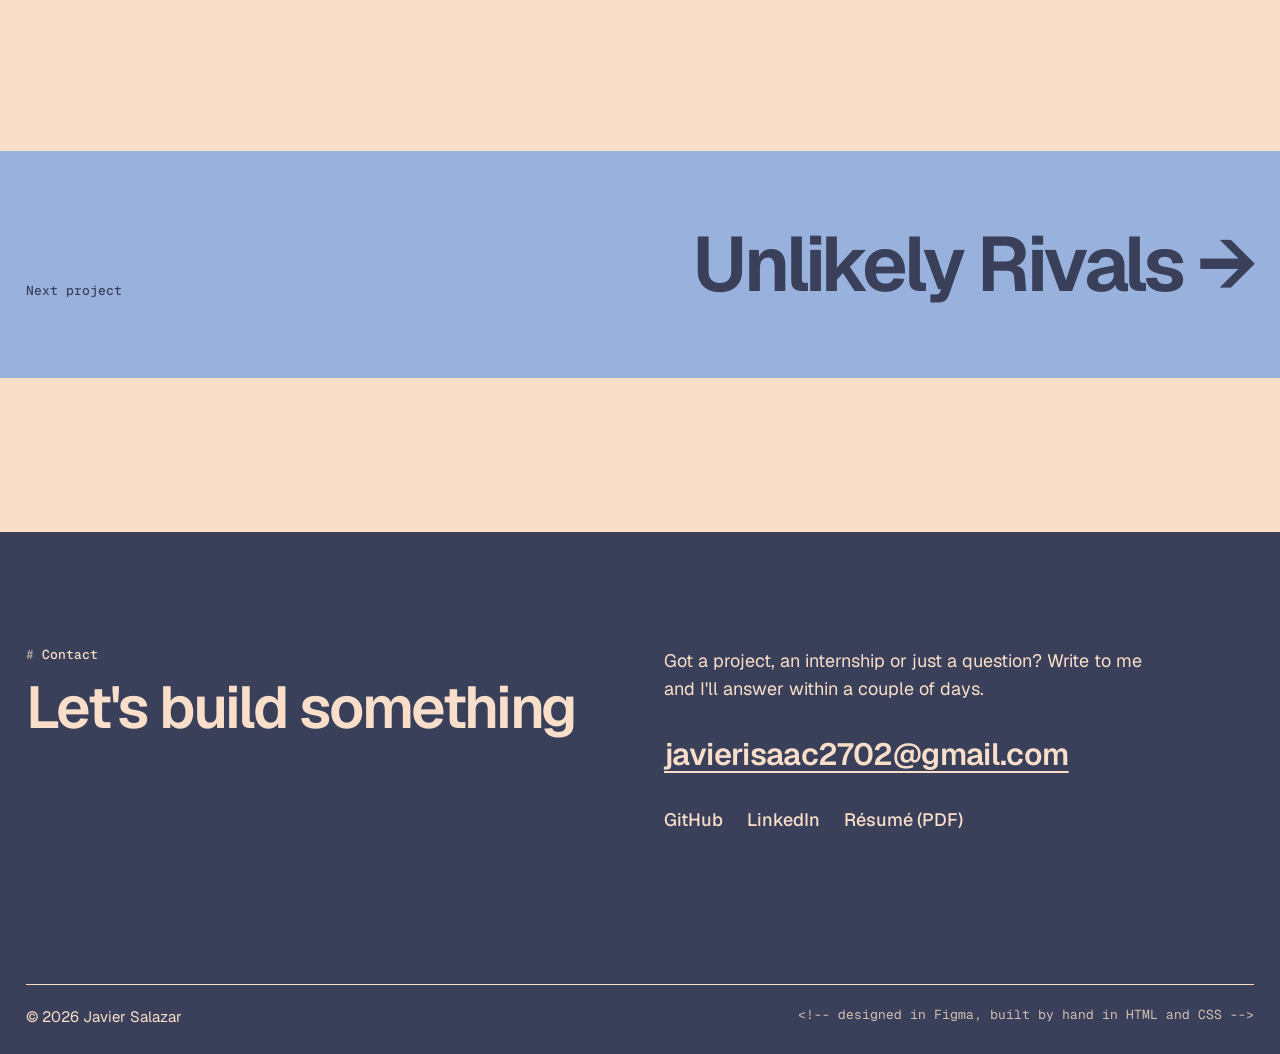
<file: work/easyreq.html>
<!doctype html>
<html lang="en">
<head>
  <meta charset="utf-8">
  <meta name="viewport" content="width=device-width, initial-scale=1">
  <title>EasyReq, Javier Salazar</title>
  <meta name="description" content="EasyReq: a web app that uses AI to help teams write software requirements. Javier Salazar led its UI redesign.">
  <link rel="preload" href="../fonts/geist-variable.woff2" as="font" type="font/woff2" crossorigin>
  <link rel="stylesheet" href="../style.css?v=10">
  <script src="../menu.js" defer></script>
</head>
<body id="top">

  <header class="bar">
    <a class="wordmark" href="../index.html" aria-label="Javier Salazar, home">Javier Salazar</a>
    <p class="now"><span class="now-dot" aria-hidden="true"></span><span class="now-label">Now</span> <span class="now-long">building the 8=1 app in Flutter, from Tijuana</span><span class="now-short">building 8=1</span></p>
    <nav class="links" aria-label="Sections">
      <a href="../index.html#work">Work</a>
      <a href="../index.html#about">About</a>
      <a href="#contact">Contact</a>
    </nav>
    <label class="theme-switch">
      <input type="checkbox" id="theme" aria-label="Switch between light and dark">
    </label>
    <input type="checkbox" id="menu" class="menu-state" aria-label="Open the menu">
    <label for="menu" class="menu-button" aria-hidden="true"><span class="when-closed">Menu</span><span class="when-open">Close</span></label>
    <nav class="menu" aria-label="Menu">
      <a href="../index.html#work">Work</a>
      <a href="../index.html#about">About</a>
      <a href="#contact">Contact</a>
    </nav>
  </header>

  <main>
    <section class="case-head" aria-labelledby="case-title">
      <p class="case-kicker"><span class="frame-icon" aria-hidden="true">#</span> Web app, team of 6, 2026</p>
      <h1 id="case-title" class="case-title">EasyReq</h1>
      <p class="case-lede">A web app that uses AI to help teams write software requirements, built with Next.js and Firebase.</p>
      <dl class="case-meta">
        <div><dt>Role</dt><dd>UI redesign lead and front end</dd></div>
        <div><dt>Team</dt><dd>6 students</dd></div>
        <div><dt>Tools</dt><dd>Next.js, TypeScript, Firebase</dd></div>
      </dl>
    </section>

    <div class="stage stage-wide">
      <img src="../img/easyreq/login.png" width="800" height="500" alt="EasyReq sign-in screen with email, password, a forgot password link and Google sign-in" loading="lazy">
    </div>

    <div class="case-body">
      <div>
        <h2 class="case-h">What I did</h2>
        <ul class="points">
          <li>Led the UI redesign and built the shared modal, confirmation and error components the team uses.</li>
          <li>Merged editing a team's details and its members into one screen instead of two flows.</li>
          <li>Removed a pencil icon that did the same thing as the arrow on every row.</li>
          <li>Added a help page and a guided password recovery flow.</li>
        </ul>
        <p class="note"><a href="https://github.com/JavSalL/EasyReq">See the code on GitHub</a></p>
      </div>
    </div>

    <a class="case-next" href="pixel-art.html"><span>Next project</span><strong>Unlikely Rivals &rarr;</strong></a>
  </main>

  <footer class="contact" id="contact" aria-labelledby="contact-title">
    <header class="section-head reveal">
      <p class="frame-name"><span class="frame-icon" aria-hidden="true">#</span> Contact</p>
      <h2 id="contact-title" class="section-title">Let's build something</h2>
    </header>
    <div class="contact-body reveal">
      <p>Got a project, an internship or just a question? Write to me and I'll answer within a couple of days.</p>
      <a class="email" href="mailto:javierisaac2702@gmail.com?subject=Hi%20Javier">javierisaac2702@gmail.com</a>
      <ul class="socials">
        <li><a href="https://github.com/JavSalL">GitHub</a></li>
        <li><a href="https://www.linkedin.com/in/javier-salazar-3b8984393/">LinkedIn</a></li>
        <li><a href="../resume.pdf">Résumé (PDF)</a></li>
      </ul>
    </div>
    <p class="footer-note"><span>© 2026 Javier Salazar</span> <code>&lt;!-- designed in Figma, built by hand in HTML and CSS --&gt;</code></p>
  </footer>

</body>
</html>
</file>
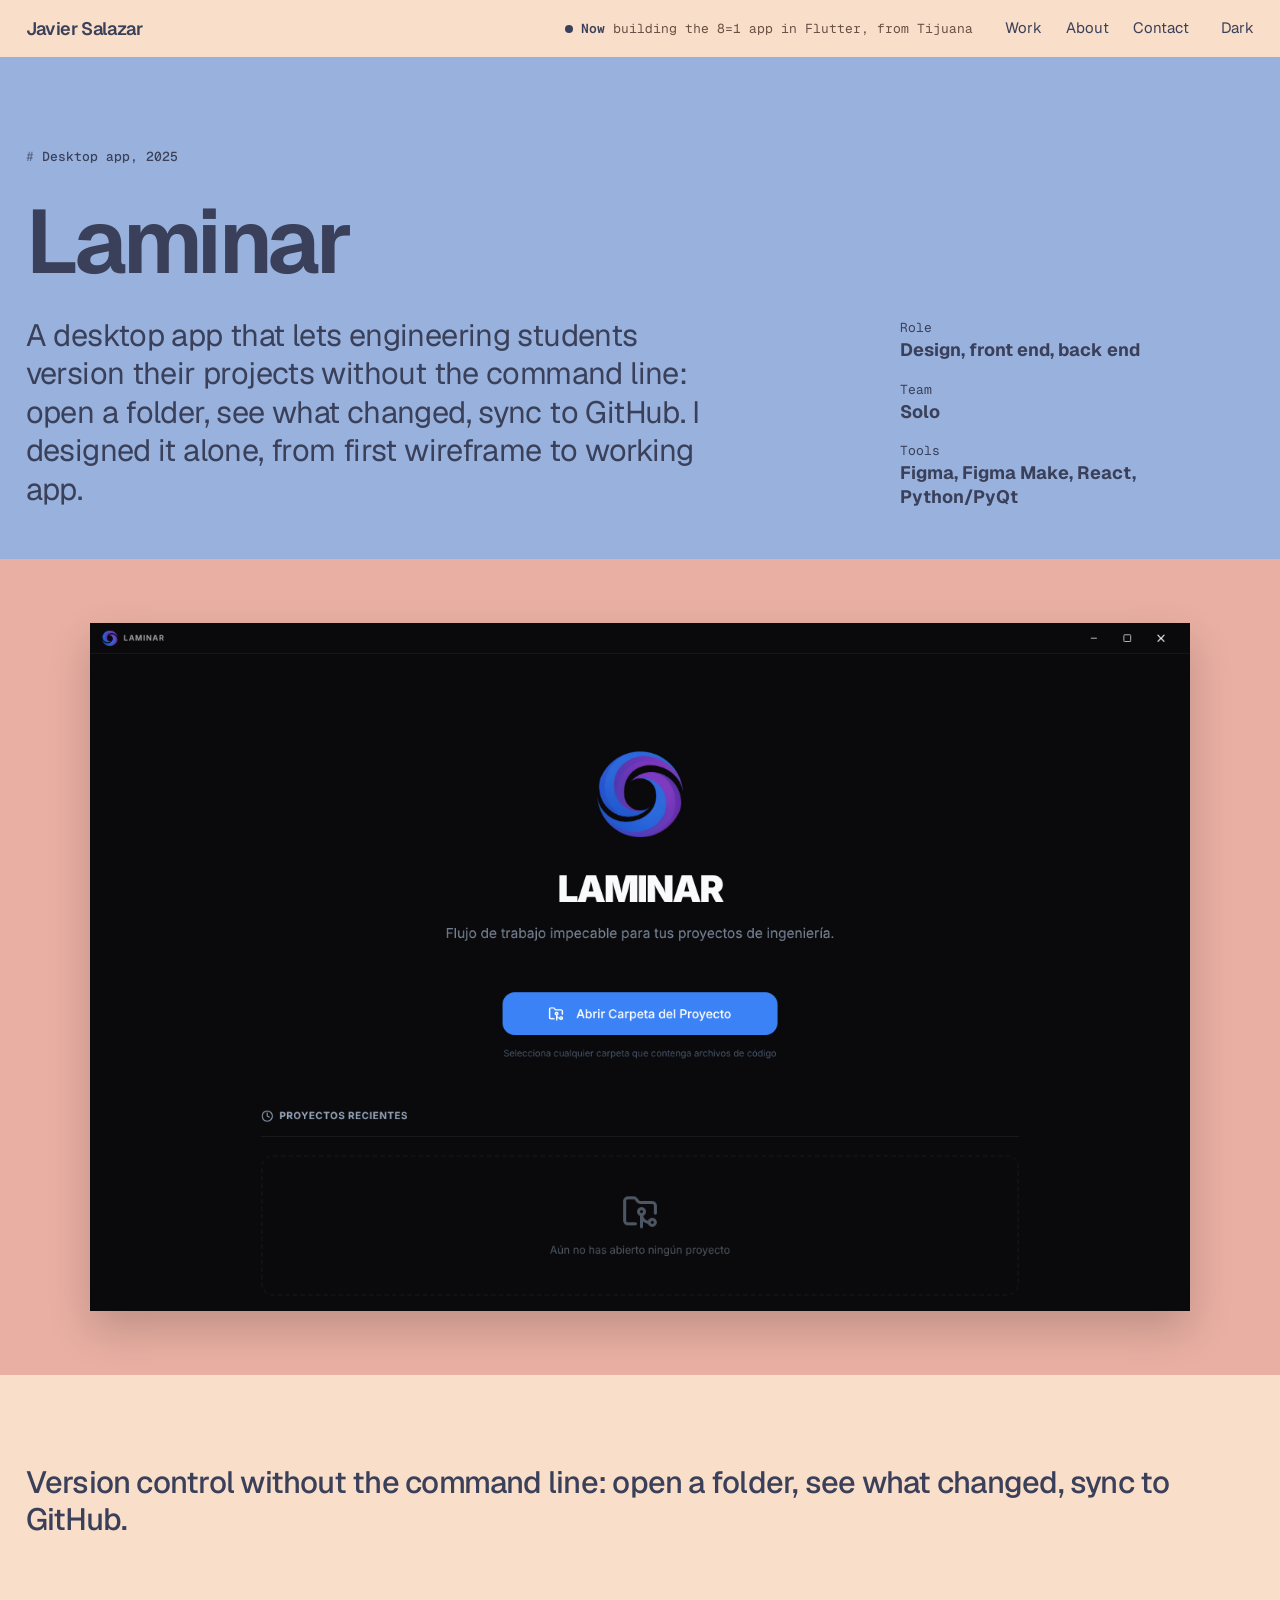
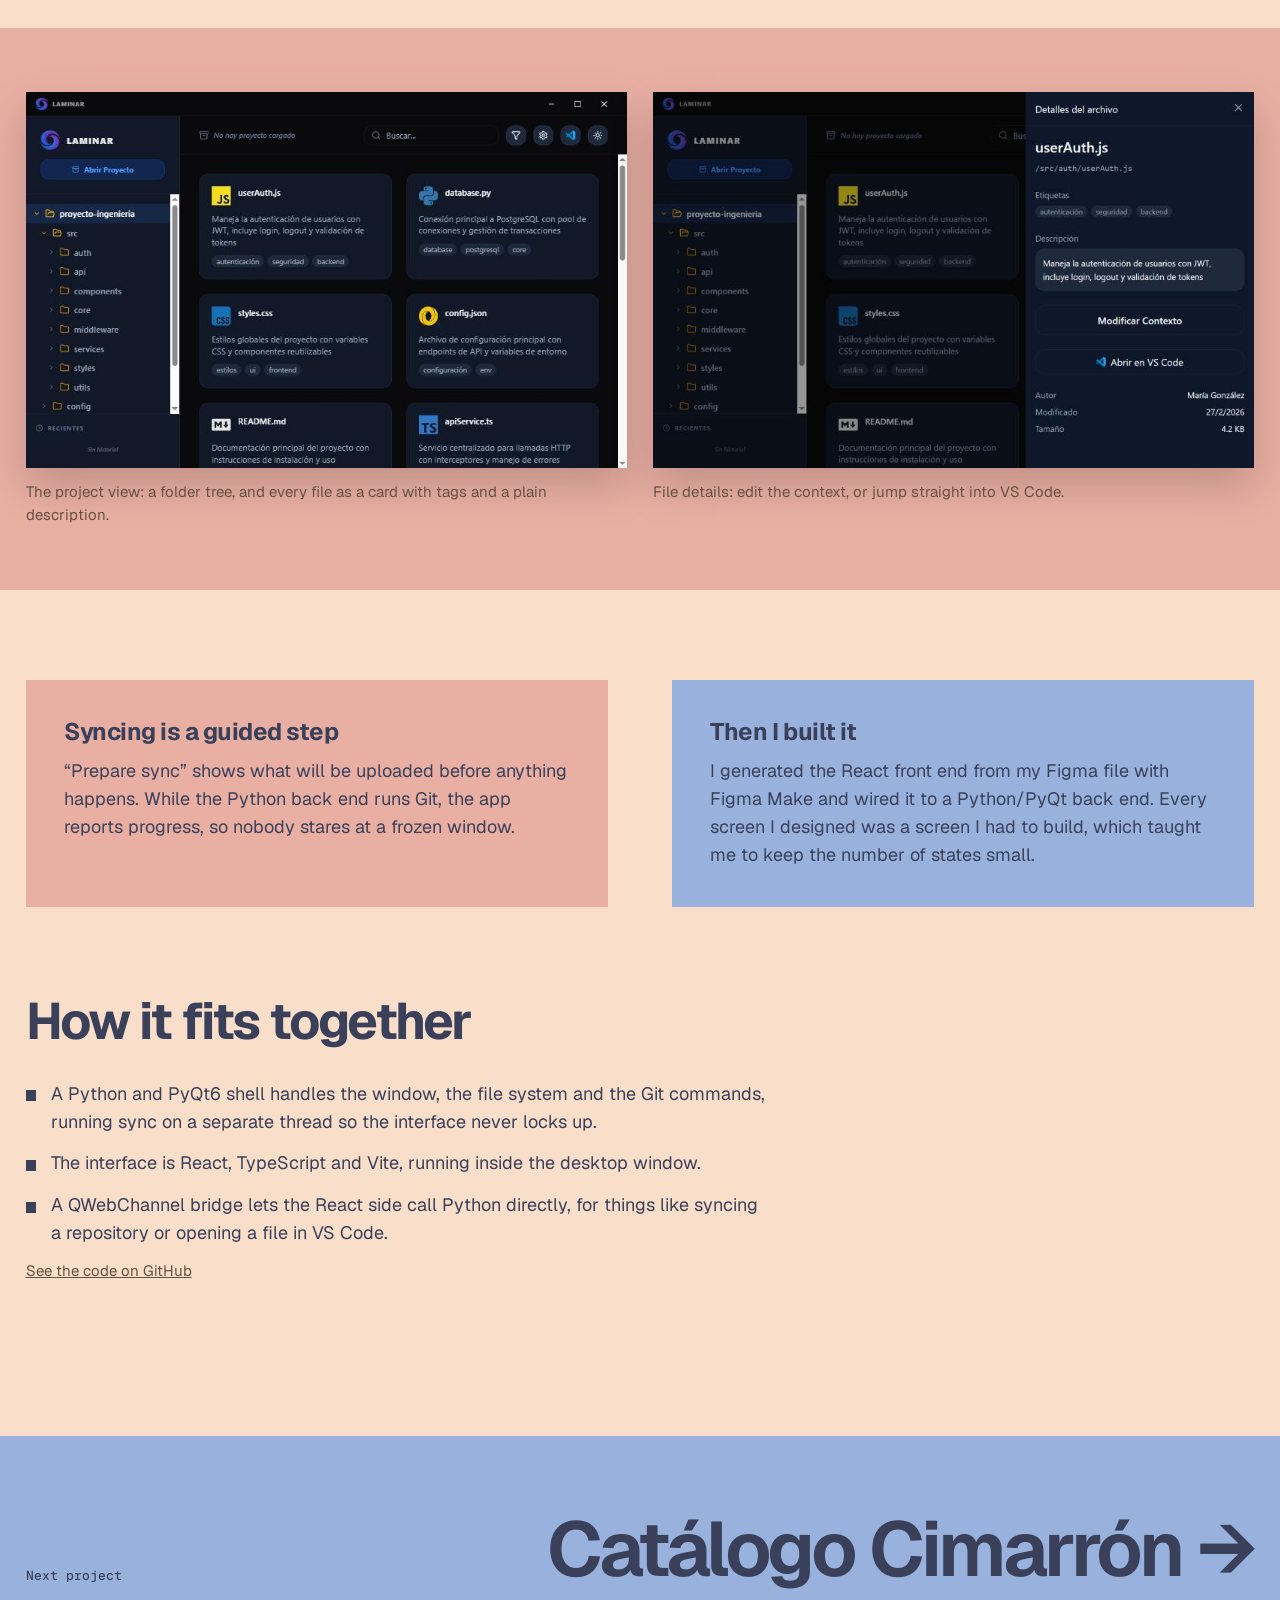
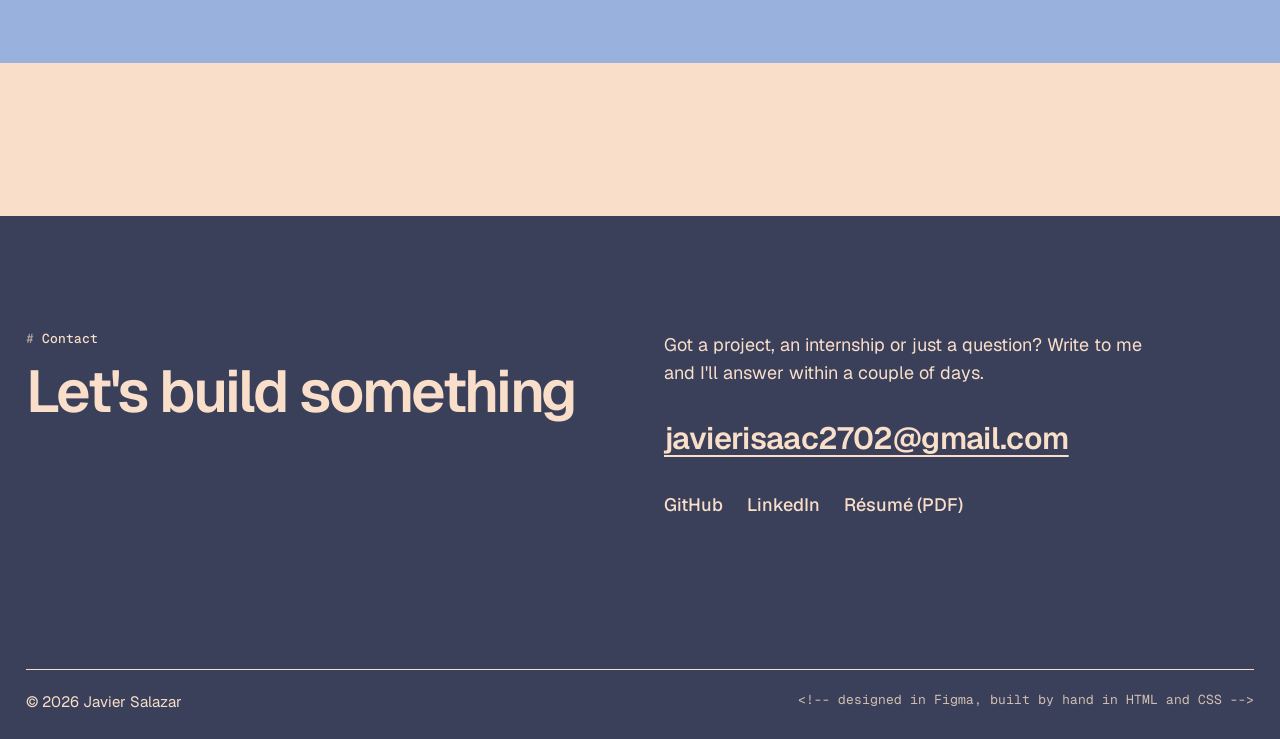
<file: work/laminar.html>
<!doctype html>
<html lang="en">
<head>
  <meta charset="utf-8">
  <meta name="viewport" content="width=device-width, initial-scale=1">
  <title>Laminar, Javier Salazar</title>
  <meta name="description" content="Laminar: a desktop app that lets engineering students version projects without the command line, designed and built solo by Javier Salazar.">
  <link rel="preload" href="../fonts/geist-variable.woff2" as="font" type="font/woff2" crossorigin>
  <link rel="stylesheet" href="../style.css?v=10">
  <script src="../menu.js" defer></script>
</head>
<body id="top">

  <header class="bar">
    <a class="wordmark" href="../index.html" aria-label="Javier Salazar, home">Javier Salazar</a>
    <p class="now"><span class="now-dot" aria-hidden="true"></span><span class="now-label">Now</span> <span class="now-long">building the 8=1 app in Flutter, from Tijuana</span><span class="now-short">building 8=1</span></p>
    <nav class="links" aria-label="Sections">
      <a href="../index.html#work">Work</a>
      <a href="../index.html#about">About</a>
      <a href="#contact">Contact</a>
    </nav>
    <label class="theme-switch">
      <input type="checkbox" id="theme" aria-label="Switch between light and dark">
    </label>
    <input type="checkbox" id="menu" class="menu-state" aria-label="Open the menu">
    <label for="menu" class="menu-button" aria-hidden="true"><span class="when-closed">Menu</span><span class="when-open">Close</span></label>
    <nav class="menu" aria-label="Menu">
      <a href="../index.html#work">Work</a>
      <a href="../index.html#about">About</a>
      <a href="#contact">Contact</a>
    </nav>
  </header>

  <main>
    <section class="case-head" aria-labelledby="case-title">
      <p class="case-kicker"><span class="frame-icon" aria-hidden="true">#</span> Desktop app, 2025</p>
      <h1 id="case-title" class="case-title">Laminar</h1>
      <p class="case-lede">A desktop app that lets engineering students version their projects without the command line: open a folder, see what changed, sync to GitHub. I designed it alone, from first wireframe to working app.</p>
      <dl class="case-meta">
        <div><dt>Role</dt><dd>Design, front end, back end</dd></div>
        <div><dt>Team</dt><dd>Solo</dd></div>
        <div><dt>Tools</dt><dd>Figma, Figma Make, React, Python/PyQt</dd></div>
      </dl>
    </section>

    <div class="stage stage-wide">
      <img src="../img/laminar/app-home.png" width="1440" height="900" alt="Laminar start screen with an Open project folder button and an empty recent projects list" loading="lazy">
    </div>

    <div class="case-body">
      <p class="statement">Version control without the command line: open a folder, see what changed, sync to GitHub.</p>

      <div class="stage stage-wide stage-row">
        <figure class="figure"><img src="../img/laminar/main.png" width="800" height="500" alt="Project view with a folder tree on the left and file cards with tags and descriptions" loading="lazy"><figcaption>The project view: a folder tree, and every file as a card with tags and a plain description.</figcaption></figure>
        <figure class="figure"><img src="../img/laminar/details.png" width="800" height="500" alt="File details panel with tags, description, an Open in VS Code button, author and size" loading="lazy"><figcaption>File details: edit the context, or jump straight into VS Code.</figcaption></figure>
      </div>

      <div class="pair">
        <div>
          <h3>Syncing is a guided step</h3>
          <p>&ldquo;Prepare sync&rdquo; shows what will be uploaded before anything happens. While the Python back end runs Git, the app reports progress, so nobody stares at a frozen window.</p>
        </div>
        <div>
          <h3>Then I built it</h3>
          <p>I generated the React front end from my Figma file with Figma Make and wired it to a Python/PyQt back end. Every screen I designed was a screen I had to build, which taught me to keep the number of states small.</p>
        </div>
      </div>

      <div>
        <h2 class="case-h">How it fits together</h2>
        <ul class="points">
          <li>A Python and PyQt6 shell handles the window, the file system and the Git commands, running sync on a separate thread so the interface never locks up.</li>
          <li>The interface is React, TypeScript and Vite, running inside the desktop window.</li>
          <li>A QWebChannel bridge lets the React side call Python directly, for things like syncing a repository or opening a file in VS Code.</li>
        </ul>
        <p class="note"><a href="https://github.com/Javier-Salazar-UABC/Laminar">See the code on GitHub</a></p>
      </div>
    </div>

    <a class="case-next" href="catalogo.html"><span>Next project</span><strong>Catálogo Cimarrón &rarr;</strong></a>
  </main>

  <footer class="contact" id="contact" aria-labelledby="contact-title">
    <header class="section-head reveal">
      <p class="frame-name"><span class="frame-icon" aria-hidden="true">#</span> Contact</p>
      <h2 id="contact-title" class="section-title">Let's build something</h2>
    </header>
    <div class="contact-body reveal">
      <p>Got a project, an internship or just a question? Write to me and I'll answer within a couple of days.</p>
      <a class="email" href="mailto:javierisaac2702@gmail.com?subject=Hi%20Javier">javierisaac2702@gmail.com</a>
      <ul class="socials">
        <li><a href="https://github.com/JavSalL">GitHub</a></li>
        <li><a href="https://www.linkedin.com/in/javier-salazar-3b8984393/">LinkedIn</a></li>
        <li><a href="../resume.pdf">Résumé (PDF)</a></li>
      </ul>
    </div>
    <p class="footer-note"><span>© 2026 Javier Salazar</span> <code>&lt;!-- designed in Figma, built by hand in HTML and CSS --&gt;</code></p>
  </footer>

</body>
</html>
</file>
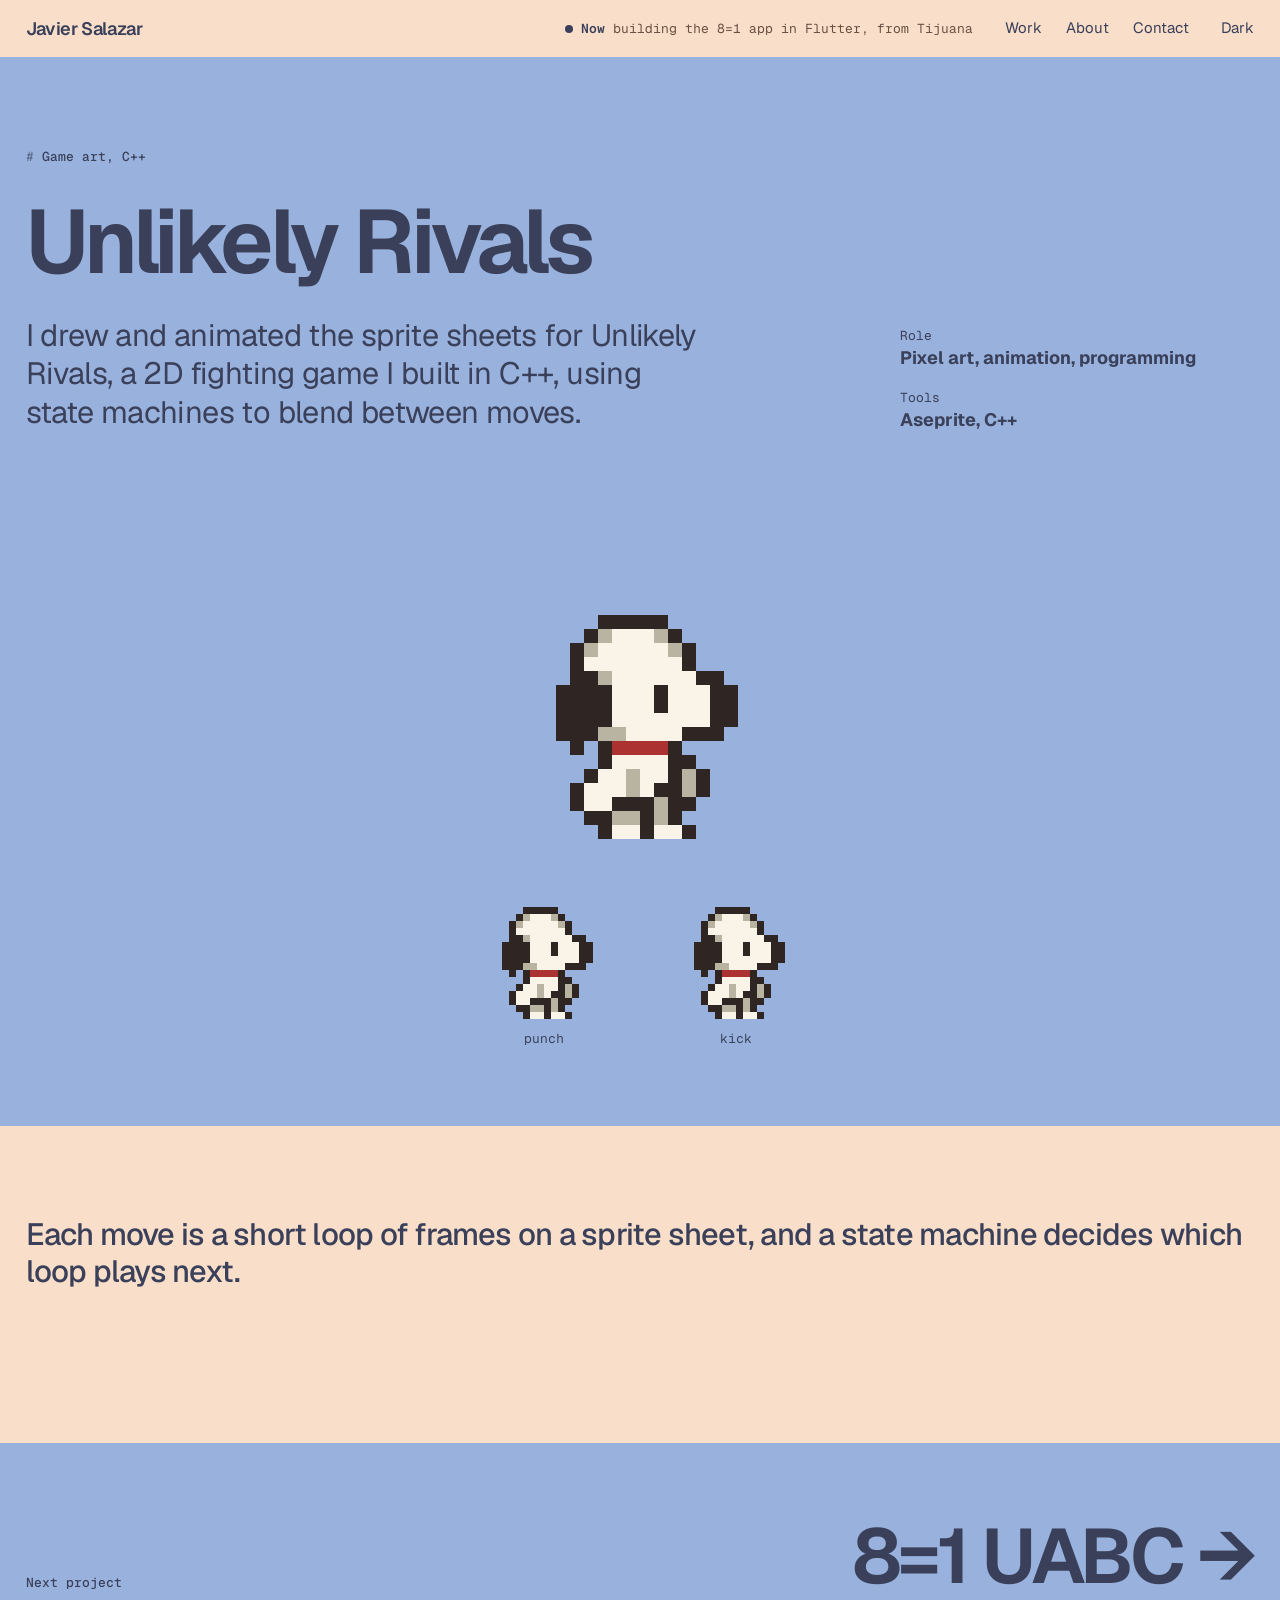
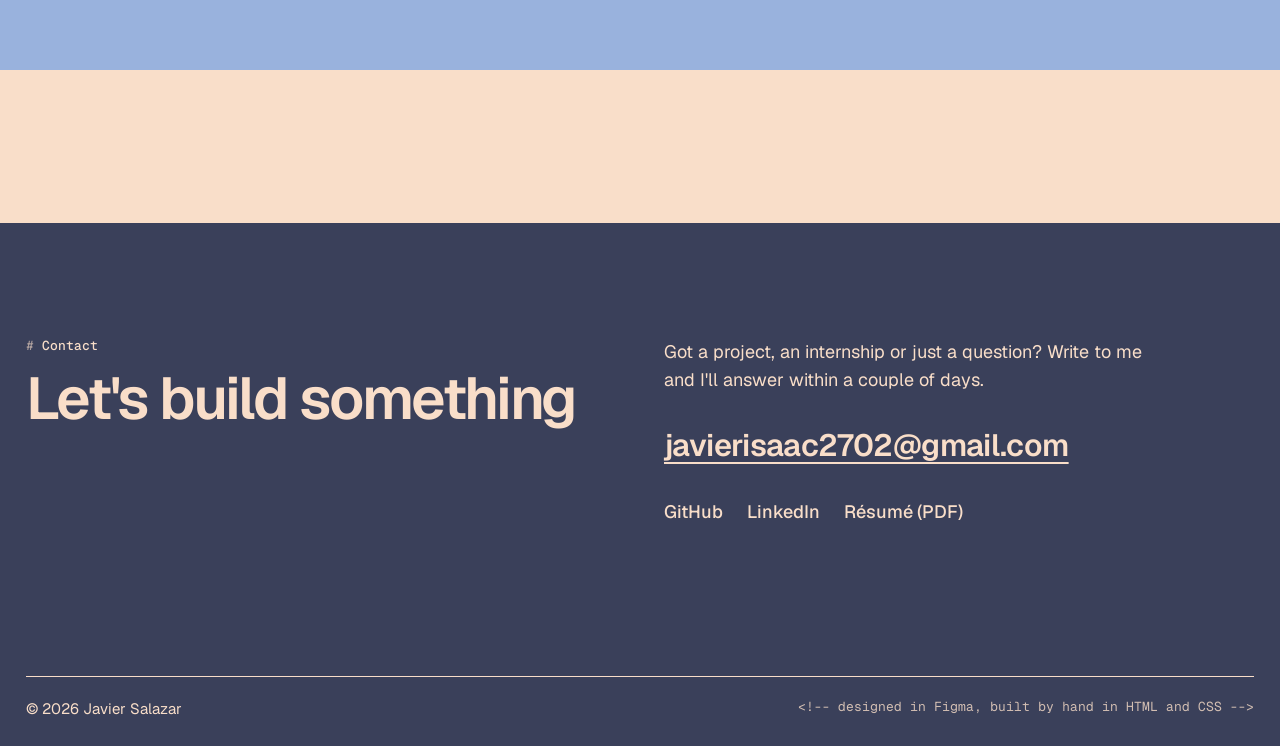
<file: work/pixel-art.html>
<!doctype html>
<html lang="en">
<head>
  <meta charset="utf-8">
  <meta name="viewport" content="width=device-width, initial-scale=1">
  <title>Unlikely Rivals, Javier Salazar</title>
  <meta name="description" content="Pixel art and animation by Javier Salazar for Unlikely Rivals, a 2D fighting game built in C++.">
  <link rel="preload" href="../fonts/geist-variable.woff2" as="font" type="font/woff2" crossorigin>
  <link rel="stylesheet" href="../style.css?v=10">
  <script src="../menu.js" defer></script>
</head>
<body id="top">

  <header class="bar">
    <a class="wordmark" href="../index.html" aria-label="Javier Salazar, home">Javier Salazar</a>
    <p class="now"><span class="now-dot" aria-hidden="true"></span><span class="now-label">Now</span> <span class="now-long">building the 8=1 app in Flutter, from Tijuana</span><span class="now-short">building 8=1</span></p>
    <nav class="links" aria-label="Sections">
      <a href="../index.html#work">Work</a>
      <a href="../index.html#about">About</a>
      <a href="#contact">Contact</a>
    </nav>
    <label class="theme-switch">
      <input type="checkbox" id="theme" aria-label="Switch between light and dark">
    </label>
    <input type="checkbox" id="menu" class="menu-state" aria-label="Open the menu">
    <label for="menu" class="menu-button" aria-hidden="true"><span class="when-closed">Menu</span><span class="when-open">Close</span></label>
    <nav class="menu" aria-label="Menu">
      <a href="../index.html#work">Work</a>
      <a href="../index.html#about">About</a>
      <a href="#contact">Contact</a>
    </nav>
  </header>

  <main>
    <section class="case-head" aria-labelledby="case-title">
      <p class="case-kicker"><span class="frame-icon" aria-hidden="true">#</span> Game art, C++</p>
      <h1 id="case-title" class="case-title">Unlikely Rivals</h1>
      <p class="case-lede">I drew and animated the sprite sheets for Unlikely Rivals, a 2D fighting game I built in C++, using state machines to blend between moves.</p>
      <dl class="case-meta">
        <div><dt>Role</dt><dd>Pixel art, animation, programming</dd></div>
        <div><dt>Tools</dt><dd>Aseprite, C++</dd></div>
      </dl>
    </section>

    <div class="case-sprite">
      <span class="sprite" role="img" aria-label="Pixel art Snoopy fighter in a walking loop"></span>
      <div class="moves">
        <figure><span class="sprite sprite-punch" role="img" aria-label="Punch animation"></span><figcaption>punch</figcaption></figure>
        <figure><span class="sprite sprite-kick" role="img" aria-label="Kick animation"></span><figcaption>kick</figcaption></figure>
      </div>
    </div>

    <div class="case-body">
      <p class="statement">Each move is a short loop of frames on a sprite sheet, and a state machine decides which loop plays next.</p>
    </div>

    <a class="case-next" href="8-1.html"><span>Next project</span><strong>8=1 UABC &rarr;</strong></a>
  </main>

  <footer class="contact" id="contact" aria-labelledby="contact-title">
    <header class="section-head reveal">
      <p class="frame-name"><span class="frame-icon" aria-hidden="true">#</span> Contact</p>
      <h2 id="contact-title" class="section-title">Let's build something</h2>
    </header>
    <div class="contact-body reveal">
      <p>Got a project, an internship or just a question? Write to me and I'll answer within a couple of days.</p>
      <a class="email" href="mailto:javierisaac2702@gmail.com?subject=Hi%20Javier">javierisaac2702@gmail.com</a>
      <ul class="socials">
        <li><a href="https://github.com/JavSalL">GitHub</a></li>
        <li><a href="https://www.linkedin.com/in/javier-salazar-3b8984393/">LinkedIn</a></li>
        <li><a href="../resume.pdf">Résumé (PDF)</a></li>
      </ul>
    </div>
    <p class="footer-note"><span>© 2026 Javier Salazar</span> <code>&lt;!-- designed in Figma, built by hand in HTML and CSS --&gt;</code></p>
  </footer>

</body>
</html>
</file>
<file: style.css>
/* ---------- Palette ---------- */
:root {
  --twilight-indigo: #3a405aff;
  --powder-petal: #f9dec9ff;
  --powder-blue: #99b2ddff;
  --powder-blush: #e9afa3ff;
  --ash-brown: #685044ff;
}

/* ---------- Theme roles (light) ---------- */
:root {
  --ground: var(--powder-petal);
  --ink: var(--twilight-indigo);
  --soft: var(--ash-brown);              /* secondary text, only on the ground */
  --field-a: var(--powder-blush);
  --field-b: var(--powder-blue);
  --deep: var(--twilight-indigo);        /* the dark field (toolbox, contact) */
  --deep-ink: var(--powder-petal);
  --action: var(--twilight-indigo);
  --action-ink: var(--powder-petal);
  --theme-next: "Dark";
  color-scheme: light;
}

/* Dark roles. Written twice: once for the switch, once for the system setting. */
:root:has(#theme:checked) {
  --ground: var(--twilight-indigo);
  --ink: var(--powder-petal);
  --soft: var(--powder-blush);
  --field-a: var(--ash-brown);
  --field-b: color-mix(in oklab, var(--twilight-indigo), black 22%);
  --deep: var(--powder-blue);
  --deep-ink: var(--twilight-indigo);
  --action: var(--powder-blush);
  --action-ink: var(--twilight-indigo);
  --theme-next: "Light";
  color-scheme: dark;
}

@media (prefers-color-scheme: dark) {
  :root {
    --ground: var(--twilight-indigo);
    --ink: var(--powder-petal);
    --soft: var(--powder-blush);
    --field-a: var(--ash-brown);
    --field-b: color-mix(in oklab, var(--twilight-indigo), black 22%);
    --deep: var(--powder-blue);
    --deep-ink: var(--twilight-indigo);
    --action: var(--powder-blush);
    --action-ink: var(--twilight-indigo);
    --theme-next: "Light";
    color-scheme: dark;
  }
  :root:has(#theme:checked) {
    --ground: var(--powder-petal);
    --ink: var(--twilight-indigo);
    --soft: var(--ash-brown);
    --field-a: var(--powder-blush);
    --field-b: var(--powder-blue);
    --deep: var(--twilight-indigo);
    --deep-ink: var(--powder-petal);
    --action: var(--twilight-indigo);
    --action-ink: var(--powder-petal);
    --theme-next: "Dark";
    color-scheme: light;
  }
}

/* ---------- Type: Geist and Geist Mono, self-hosted ---------- */
@font-face { font-family: "Geist"; src: url("fonts/geist-variable.woff2") format("woff2"); font-weight: 100 900; font-display: swap; }
@font-face { font-family: "Geist Mono"; src: url("fonts/geist-mono-variable.woff2") format("woff2"); font-weight: 100 900; font-display: swap; }

/* ---------- Scale and space ---------- */
:root {
  --font: "Geist", "Helvetica Neue", Arial, sans-serif;
  --mono: "Geist Mono", ui-monospace, "Cascadia Code", Consolas, monospace;
  --size-name: clamp(3.5rem, 10.5vw, 12rem);
  --size-title: clamp(2.25rem, 4.6vw, 4.75rem);
  --size-statement: clamp(1.5rem, 2.4vw, 2.25rem);
  --size-body: 1.125rem;
  --size-small: 0.9375rem;
  --size-mono: 0.8125rem;
  --edge: clamp(16px, 2vw, 32px);
  --section-gap: clamp(96px, 12vw, 200px);
  --ease: cubic-bezier(0.2, 0.7, 0.2, 1);
}

/* ---------- Base ---------- */
*, *::before, *::after { box-sizing: border-box; }
html { scroll-behavior: smooth; scroll-padding-top: 72px; }
body {
  margin: 0;
  background: var(--ground);
  color: var(--ink);
  font-family: var(--font);
  font-size: var(--size-body);
  line-height: 1.55;
  -webkit-font-smoothing: antialiased;
  transition: background-color 0.4s var(--ease), color 0.4s var(--ease);
}
img { display: block; max-width: 100%; height: auto; }
a { color: inherit; }
h1, h2, h3, p, ul, dl, dd, figure, pre { margin: 0; }
ul { padding: 0; list-style: none; }
code, pre { font-family: var(--mono); }
:focus-visible { outline: 3px solid var(--ink); outline-offset: 3px; }
::selection { background: var(--ink); color: var(--ground); }
.visually-hidden, .menu-state, .theme-switch input {
  position: absolute; width: 1px; height: 1px; overflow: hidden;
  clip-path: inset(50%); white-space: nowrap;
}

/* Section headings: a Figma frame name above a plain sentence title. */
.section-head { display: grid; gap: 14px; }
.frame-name {
  display: flex; align-items: baseline; gap: 8px; flex-wrap: wrap;
  font-family: var(--mono); font-size: var(--size-mono); font-weight: 500;
  letter-spacing: 0; line-height: 1.3;
}
.frame-icon { opacity: 0.6; }
.frame-name .count { color: var(--soft); font-weight: 400; }
.section-title {
  font-size: var(--size-title);
  font-weight: 600;
  letter-spacing: -0.04em;
  line-height: 1;
  max-width: 18ch;
  text-wrap: balance;
}

/* Code colours, taken from the palette */
.c-tag { color: var(--powder-blush); }
.c-attr { color: var(--powder-blue); }
.c-str { color: white; }


/* ---------- Header bar ---------- */
.bar {
  position: sticky; top: 0; z-index: 10;
  display: flex; align-items: center; gap: clamp(16px, 2.5vw, 40px);
  padding: 16px var(--edge);
  background: var(--ground);
  font-size: var(--size-small);
  transition: background-color 0.4s var(--ease);
}
.wordmark {
  font-size: 1.125rem; font-weight: 600; letter-spacing: -0.02em; line-height: 1;
  text-decoration: none; margin-right: auto; white-space: nowrap;
}
/* "Now" line: what Javier is working on at the moment. Edit the text in each page's header. */
.now { display: flex; align-items: center; gap: 8px; white-space: nowrap; font-family: var(--mono); font-size: var(--size-mono); }
.now-label { font-weight: 600; }
.now-long { color: var(--soft); }
.now-short { display: none; color: var(--soft); }
.now-dot {
  width: 8px; height: 8px; border-radius: 50%;
  background: var(--action); flex: none;
}
@media (prefers-reduced-motion: no-preference) {
  .now-dot { animation: pulse 2s ease-in-out infinite; }
}
@keyframes pulse { 50% { opacity: 0.25; transform: scale(0.7); } }
.links { display: flex; gap: 24px; }
.links a, .theme-switch, .menu-button {
  text-decoration: none; cursor: pointer;
  background-image: linear-gradient(currentColor, currentColor);
  background-size: 0 2px; background-position: 0 100%; background-repeat: no-repeat;
  transition: background-size 0.3s var(--ease);
  padding-bottom: 2px;
}
.links a:hover, .theme-switch:hover, .menu-button:hover { background-size: 100% 2px; }
.theme-switch::after { content: var(--theme-next); }
.theme-switch:has(input:focus-visible) { outline: 3px solid var(--ink); outline-offset: 3px; }

.menu-button { display: none; }
.menu-button .when-open { display: none; }
.menu {
  display: none;
  position: fixed; inset: 60px var(--edge) auto auto;
  min-width: 240px; padding: 24px;
  background: var(--deep); color: var(--deep-ink);
  flex-direction: column; gap: 8px;
  box-shadow: 0 18px 40px rgb(0 0 0 / 0.18);
}
.menu a { font-size: 2rem; font-weight: 600; letter-spacing: -0.03em; text-decoration: none; }
.menu a:hover { text-decoration: underline; text-decoration-thickness: 3px; }
:root:has(#menu:checked) .menu { display: flex; animation: drop 0.35s var(--ease); }
:root:has(#menu:checked) .menu-button .when-open { display: inline; }
:root:has(#menu:checked) .menu-button .when-closed { display: none; }
:root:has(#menu:focus-visible) .menu-button { outline: 3px solid var(--ink); outline-offset: 3px; }

/* ---------- Hero: Figma canvas on the left, a real app frame on the right ---------- */
.hero {
  display: grid;
  grid-template-columns: 7fr 3fr;
  min-height: calc(100svh - 64px);
}
.canvas {
  position: relative; min-width: 0;
  display: flex; flex-direction: column; justify-content: flex-end; align-items: flex-start;
  gap: clamp(28px, 4vw, 56px);
  padding: clamp(20px, 2.4vw, 32px) var(--edge) var(--edge);
  background-color: var(--field-b);
  /* the dotted grid of a design canvas */
  background-image: radial-gradient(color-mix(in oklab, var(--ink) 22%, transparent) 1px, transparent 1.4px);
  background-size: 22px 22px;
  overflow: hidden;
}
/* In the flow, not floating: pushes the rest down so it can never sit on the selection. */
.canvas > .frame-name { margin-bottom: auto; padding-bottom: 12px; }

.selection {
  position: relative;
  padding: 0.12em 0.18em 0.06em;
  outline: 2px solid var(--ink);
  font-size: var(--size-name);
  margin: 0 0 0 0.1em;
  animation: rise 1s var(--ease) both;
}
.hero-name { font-size: 1em; font-weight: 650; letter-spacing: -0.055em; line-height: 0.88; }
.handle {
  position: absolute; width: 12px; height: 12px;
  background: var(--ground); border: 2px solid var(--ink);
}
.handle.tl { top: -7px; left: -7px; }
.handle.tr { top: -7px; right: -7px; }
.handle.bl { bottom: -7px; left: -7px; }
.handle.br { bottom: -7px; right: -7px; }
.size-tag, .code-tag {
  position: absolute; left: 50%; translate: -50% 0;
  padding: 4px 10px;
  font-family: var(--mono); font-size: var(--size-mono); font-weight: 500; letter-spacing: 0; line-height: 1.3;
  white-space: nowrap;
}
.size-tag { top: calc(100% + 12px); background: var(--action); color: var(--action-ink); }
.cursor {
  position: absolute; right: -1.5em; bottom: -0.6em;
  display: flex; align-items: flex-start; gap: 2px;
  font-size: var(--size-mono); font-family: var(--mono); color: var(--ink);
  animation: wander 7s ease-in-out infinite;
}
.cursor > span { margin-top: 16px; padding: 3px 8px; background: var(--ink); color: var(--ground); border-radius: 0 6px 6px 6px; }
@keyframes wander { 0%, 100% { translate: 0 0; } 40% { translate: -1.6em -0.5em; } 70% { translate: -0.6em 0.3em; } }

.code {
  position: relative;
  margin-top: 40px;
  padding: 22px 22px 18px;
  background: black; color: var(--powder-petal);
  outline: 1px solid color-mix(in oklab, var(--powder-petal) 25%, transparent);
  font-size: clamp(0.8rem, 1.05vw, 1rem); line-height: 1.7;
  max-width: 100%;
  animation: rise 1s 0.2s var(--ease) both;
}
.code pre { overflow-x: auto; }
.code-tag { top: -13px; left: 22px; translate: none; background: var(--powder-blush); color: var(--twilight-indigo); }

.hero-foot {
  align-self: stretch;
  display: flex; align-items: end; justify-content: space-between; gap: 32px;
  animation: rise 1s 0.3s var(--ease) both;
}
.hero-lede { font-size: var(--size-statement); line-height: 1.2; letter-spacing: -0.025em; max-width: 24ch; }

/* The app frame: two real 8=1 screens, named like a Figma frame. */
.hero-screens {
  position: relative; overflow: hidden;
  display: flex; justify-content: center; align-items: center;
  padding: var(--edge);
  background: var(--field-a); color: var(--ink); text-decoration: none;
}
.hero-screens > .frame-name { position: absolute; top: clamp(20px, 2.4vw, 32px); left: var(--edge); }
.hero-screens img {
  width: 58%; max-width: 280px; border-radius: 22px;
  box-shadow: 0 24px 50px rgb(0 0 0 / 0.25);
  animation: rise 1s 0.2s var(--ease) both;
  transition: transform 0.6s var(--ease);
}
.hero-screens img + img { margin-left: -22%; transform: translateY(14%); animation-delay: 0.35s; }
.hero-screens:hover img:first-of-type { transform: translateY(-3%); }
.hero-screens:hover img + img { transform: translateY(10%); }

.button {
  flex: none;
  display: inline-block;
  padding: 16px 26px;
  background: var(--action); color: var(--action-ink);
  font-weight: 500; text-decoration: none;
  transition: transform 0.2s var(--ease), background-color 0.2s var(--ease);
}
.button:hover { transform: translateY(-3px); }
.button:active { transform: translateY(1px) scale(0.98); }

/* ---------- Work: every project is a named frame ---------- */
.work-section { margin-top: var(--section-gap); padding: 0 var(--edge); }
.works {
  display: grid; grid-template-columns: repeat(2, 1fr);
  gap: clamp(40px, 5vw, 80px) clamp(16px, 2vw, 32px);
  margin-top: clamp(40px, 5vw, 72px);
}
.work a { display: grid; gap: 10px; text-decoration: none; }
.work-featured { grid-column: 1 / -1; }
/* Each project sits on a coloured panel, so screenshots of any shape keep their full frame. */
.shot {
  position: relative;
  display: grid; place-items: center;
  grid-template: 100% / 100%;
  aspect-ratio: 4 / 3; overflow: hidden;
  padding: clamp(24px, 3.5vw, 56px);
  background: var(--field-a);
  outline: 2px solid transparent; outline-offset: 0;
  transition: outline-color 0.2s var(--ease);
}
.work:nth-child(odd) .shot { background: var(--field-b); }
.work-featured .shot { aspect-ratio: 21 / 9; background: var(--field-a); }
.work a:hover .shot, .work a:focus-visible .shot { outline-color: var(--ink); }
.work a:focus-visible { outline: none; }
.shot img {
  max-width: 100%; max-height: 100%; width: auto; height: auto;
  box-shadow: 0 18px 40px rgb(0 0 0 / 0.18);
  transition: transform 0.6s var(--ease);
}
.shot-wide img { width: 100%; }
.shot-phones { display: flex; gap: 3%; justify-content: center; }
.shot-phones img { height: 100%; width: auto; border-radius: 16px; }
.shot-phones img:nth-child(even) { transform: translateY(6%); }
.shot-sprite, .work:nth-child(odd) .shot-sprite { background: var(--powder-blue); }
.work a:hover .shot img { transform: scale(1.03); }
.work a:hover .shot-phones img:nth-child(even) { transform: translateY(2%); }
.work a:hover .sprite { transform: scale(1.06); }
.work h3 { margin-top: 6px; font-size: 1.5rem; font-weight: 600; letter-spacing: -0.03em; line-height: 1.2; }
.work .blurb { font-size: 1rem; max-width: 52ch; color: var(--ink); }

/* Pixel art: 4-frame strips of 20x20 px sprites, scaled up without smoothing. */
.sprite {
  --s: 8;
  display: block; width: calc(20px * var(--s)); height: calc(20px * var(--s));
  background: url("img/pixel/walk.png") 0 0 / calc(80px * var(--s)) 100% no-repeat;
  image-rendering: pixelated;
  transition: transform 0.6s var(--ease);
}
.sprite-punch { background-image: url("img/pixel/punch.png"); }
.sprite-kick { background-image: url("img/pixel/kick.png"); }
@media (prefers-reduced-motion: no-preference) {
  .sprite { animation: walk 0.6s steps(4) infinite; }
}
@keyframes walk { to { background-position-x: calc(-80px * var(--s)); } }

/* ---------- About ---------- */
.about {
  display: grid;
  grid-template-columns: 5fr 7fr;
  grid-template-rows: auto 1fr;
  margin-top: var(--section-gap);
}
.about-me {
  grid-row: span 2;
  display: flex; flex-direction: column; gap: 40px;
  padding: var(--edge);
  background: var(--field-a);
}
.about-numbers {
  display: grid; grid-template-columns: 1fr 1fr; gap: 2px;
  background: var(--ground);
}
.about-numbers > div { padding: clamp(20px, 2.5vw, 36px); background: var(--field-a); display: flex; flex-direction: column; gap: 4px; }
.about-numbers > div:nth-child(2), .about-numbers > div:nth-child(3) { background: var(--field-b); }
.about-numbers dt { font-family: var(--mono); font-size: var(--size-mono); }
.about-numbers dd { font-size: clamp(3rem, 6vw, 5.5rem); font-weight: 600; letter-spacing: -0.05em; line-height: 1; }
.about-numbers dd.small { font-size: var(--size-small); font-weight: 400; letter-spacing: 0; line-height: 1.4; }
.statement {
  padding: clamp(32px, 5vw, 80px) var(--edge);
  font-size: var(--size-statement); font-weight: 500;
  line-height: 1.2; letter-spacing: -0.025em;
  max-width: 30ch; box-sizing: content-box;
}
.about-detail {
  display: flex; flex-direction: column; justify-content: flex-end; gap: 48px;
  padding: var(--edge);
  background: var(--field-b);
}
.about-detail > p { max-width: 62ch; }
.facts { display: grid; grid-template-columns: repeat(2, 1fr); gap: 28px 32px; }
.facts dt { font-family: var(--mono); font-size: var(--size-mono); }
.facts dd { font-weight: 600; font-size: 1.25rem; line-height: 1.3; }

/* ---------- Stack: layers panel next to a config file ---------- */
.stack { margin-top: var(--section-gap); padding: 0 var(--edge); }
.stack-panels { display: grid; grid-template-columns: 1fr 1fr; gap: clamp(16px, 2vw, 32px); margin-top: clamp(40px, 5vw, 72px); }
.panel { min-width: 0; padding: clamp(20px, 2.5vw, 36px); }
.panel-title {
  display: flex; justify-content: space-between; gap: 16px;
  padding-bottom: 14px; margin-bottom: 18px; border-bottom: 1px solid currentColor;
  font-family: var(--mono); font-size: var(--size-mono); font-weight: 600;
}
.panel-title span { font-weight: 400; opacity: 0.7; }
.panel-design { background: var(--field-a); }
.layers { display: grid; gap: 2px; }
.layers li {
  display: flex; gap: 12px; align-items: baseline;
  padding: 10px 12px;
  font-size: clamp(1.1rem, 1.6vw, 1.375rem); font-weight: 500; letter-spacing: -0.015em;
  transition: background-color 0.2s var(--ease);
}
.layers li:hover { background: color-mix(in oklab, var(--ink) 10%, transparent); }
.layer-icon { font-family: var(--mono); font-size: var(--size-mono); opacity: 0.6; width: 1em; }
.panel-code { background: black; color: var(--powder-petal); }
.panel-code pre { font-size: clamp(0.85rem, 1.15vw, 1.05rem); line-height: 1.9; overflow-x: auto; }
#mobile { color: hsl(0, 100%, 61%); }
#web { color: hsl(240, 50%, 65%); }
#desktop { color: hsl(180, 47%, 60%); }
#basics { color: hsl(120, 57%, 58%); }
#also { color: hsl(60, 79%, 63%); }

/* ---------- Contact and footer ---------- */
.contact {
  margin-top: var(--section-gap);
  padding: clamp(64px, 9vw, 140px) var(--edge) var(--edge);
  background: var(--deep); color: var(--deep-ink);
  display: grid; grid-template-columns: 1fr 1fr; gap: 48px;
}
.contact .section-head { align-content: start; }
.contact-body { display: flex; flex-direction: column; gap: 28px; align-items: start; }
.contact-body > p { max-width: 40ch; }
.email {
  font-size: var(--size-statement); font-weight: 600; letter-spacing: -0.02em;
  text-decoration: underline; text-decoration-thickness: 2px; text-underline-offset: 6px;
  transition: text-underline-offset 0.25s var(--ease);
  overflow-wrap: anywhere;
  color: var(--deep-ink);
}
.email:hover { text-underline-offset: 10px; }
.socials { display: flex; flex-wrap: wrap; gap: 24px; }
.socials a { text-decoration: none; font-weight: 500; }
.socials a:hover { text-decoration: underline; }
.footer-note {
  grid-column: 1 / -1;
  display: flex; flex-wrap: wrap; justify-content: space-between; gap: 12px;
  margin-top: clamp(48px, 8vw, 120px); padding-top: 20px;
  border-top: 1px solid currentColor;
  font-size: var(--size-small);
}
.footer-note code { font-size: var(--size-mono); opacity: 0.8; }
.contact :focus-visible { outline-color: var(--deep-ink); }

/* ---------- Motion ---------- */
@keyframes rise { from { opacity: 0; transform: translateY(28px); } }
@keyframes drop { from { opacity: 0; transform: translateY(-12px); } }

/* Scroll-linked entrances, no JavaScript. Browsers without support just show everything. */
@supports (animation-timeline: view()) {
  .reveal, .about-me, .works li {
    animation: rise linear both;
    animation-timeline: view();
    animation-range: entry 0% entry 40%;
  }
  .statement { animation-range: entry 0% entry 30%; }
  .about-detail { animation-range: entry 10% entry 50%; }
}

@media (prefers-reduced-motion: reduce) {
  *, *::before, *::after {
    animation: none !important;
    transition-duration: 0.01ms !important;
    scroll-behavior: auto !important;
  }
}

/* ---------- Case study pages (work/*.html) ---------- */
.case-head {
  display: grid; grid-template-columns: 7fr 3fr; gap: 32px 48px; align-items: end;
  padding: clamp(48px, 7vw, 112px) var(--edge) clamp(32px, 4vw, 56px);
  background: var(--field-b);
}
.case-kicker { font-family: var(--mono); font-size: var(--size-mono); font-weight: 500; grid-column: 1 / -1; }
.case-title {
  font-size: clamp(3rem, 7vw, 7rem); font-weight: 650;
  letter-spacing: -0.05em; line-height: 0.95;
  animation: rise 1s var(--ease) both;
}
.case-lede { font-size: var(--size-statement); line-height: 1.25; letter-spacing: -0.02em; max-width: 34ch; grid-column: 1; }
.case-meta { display: grid; gap: 18px; grid-column: 2; grid-row: 2 / span 2; align-self: end; }
.case-meta dt { font-family: var(--mono); font-size: var(--size-mono); }
.case-meta dd { font-weight: 700; line-height: 1.3; }

.stage {
  display: flex; gap: clamp(12px, 2vw, 28px); justify-content: center;
  padding: clamp(32px, 5vw, 80px) var(--edge);
  background: var(--field-a);
  overflow-x: auto;
}
.stage img { box-shadow: 0 18px 40px rgb(0 0 0 / 0.18); }
.stage-phones img { width: clamp(150px, 17vw, 240px); border-radius: 18px; flex: none; }
.stage-wide img { width: min(100%, 1100px); }
.stage-row { margin-inline: calc(var(--edge) * -1); gap: clamp(16px, 2vw, 32px); }
.stage-row .figure { flex: 1 1 0; min-width: 0; }
.stage-row .figure img { width: 100%; }
.stage-row figcaption { color: inherit; }
.stage-logo { background: var(--powder-petal); }
.stage-logo img { width: min(60%, 420px); box-shadow: none; }

.case-body { padding: 0 var(--edge); }
.case-body > * + * { margin-top: clamp(56px, 7vw, 112px); }
.case-body > .statement { padding: clamp(56px, 7vw, 112px) 0 0; }
.case-h {
  font-size: clamp(2rem, 4vw, 3.5rem); font-weight: 700;
  letter-spacing: -0.04em; line-height: 1;
}
.case-h + * { margin-top: 32px; }
.case-body p { max-width: 62ch; }
.case-body h3 { font-size: 1.5rem; font-weight: 700; letter-spacing: -0.02em; line-height: 1.2; margin-bottom: 10px; }

.decisions { display: grid; gap: clamp(32px, 4vw, 56px); }
.decisions li {
  display: grid; grid-template-columns: minmax(140px, 220px) 1fr; gap: clamp(20px, 4vw, 64px); align-items: center;
  padding-top: clamp(32px, 4vw, 56px); border-top: 2px solid currentColor;
}
.decisions img { border-radius: 14px; box-shadow: 0 12px 30px rgb(0 0 0 / 0.16); }

.pair { display: grid; grid-template-columns: 1fr 1fr; gap: 32px clamp(32px, 5vw, 80px); }
.pair > div { padding: clamp(24px, 3vw, 40px); background: var(--field-a); }
.pair > div:nth-child(even) { background: var(--field-b); }

.steps { display: grid; grid-template-columns: repeat(4, 1fr); gap: 16px; counter-reset: step; padding: 0; }
.steps li { counter-increment: step; padding: 24px; background: var(--field-a); }
.steps li::before { content: counter(step, decimal-leading-zero); display: block; font-family: var(--mono); font-size: var(--size-mono); font-weight: 500; margin-bottom: 12px; }

.figure img { width: 100%; max-width: 1100px; }
.figure figcaption, .note { color: var(--soft); font-size: var(--size-small); margin-top: 12px; }

.numbers { display: grid; grid-template-columns: repeat(3, 1fr); gap: 16px; }
.numbers p { padding: 24px; background: var(--deep); color: var(--deep-ink); }
.numbers strong { display: block; font-size: clamp(2.5rem, 5vw, 4.5rem); letter-spacing: -0.04em; line-height: 1; margin-bottom: 8px; }

.quote p { font-size: var(--size-statement); font-weight: 500; line-height: 1.25; letter-spacing: -0.02em; max-width: 30ch; }
.quote cite { display: block; margin-top: 12px; font-style: normal; color: var(--soft); }
.quote { margin-inline: 0; margin-bottom: 0; }

.findings { display: grid; gap: 0; }
.findings li { display: grid; grid-template-columns: 110px 1fr; gap: 16px; padding: 18px 0; border-top: 2px solid currentColor; }
.sev { font-weight: 700; font-size: var(--size-small); }

.points { display: grid; gap: 14px; max-width: 62ch; }
.points li { padding-left: 1.4em; position: relative; }
.points li::before { content: ""; position: absolute; left: 0; top: 0.6em; width: 0.6em; height: 0.6em; background: currentColor; }

.case-next {
  display: flex; justify-content: space-between; align-items: end; gap: 24px; flex-wrap: wrap;
  margin-top: var(--section-gap); padding: clamp(40px, 6vw, 96px) var(--edge);
  background: var(--field-b); text-decoration: none;
}
.case-next span { font-family: var(--mono); font-size: var(--size-mono); font-weight: 500; }
.case-next strong { font-size: clamp(2.5rem, 6vw, 6rem); font-weight: 650; letter-spacing: -0.045em; line-height: 0.95; transition: transform 0.4s var(--ease); }
.case-next:hover strong { transform: translateX(12px); }
.case-sprite { display: grid; place-items: center; padding: clamp(40px, 6vw, 96px); background: var(--powder-blue); }
.case-sprite .sprite { --s: 14; }
.moves { display: flex; flex-wrap: wrap; justify-content: center; gap: clamp(24px, 4vw, 64px); margin-top: 40px; }
.moves figure { display: grid; justify-items: center; gap: 10px; }
.moves .sprite { --s: 7; }
.moves figcaption { font-family: var(--mono); font-size: var(--size-mono); color: var(--twilight-indigo); }

@media (max-width: 900px) {
  .steps, .numbers { grid-template-columns: 1fr 1fr; }
}
@media (max-width: 760px) {
  .case-head { grid-template-columns: 1fr; }
  .case-meta { grid-column: 1; grid-row: auto; }
  .stage { justify-content: flex-start; }
  .decisions li { grid-template-columns: 1fr; }
  .decisions img { max-width: 220px; }
  .pair, .steps, .numbers { grid-template-columns: 1fr; }
  .findings li { grid-template-columns: 1fr; gap: 4px; }
}

/* ---------- Tablet ---------- */
@media (max-width: 1100px) {
  .about { grid-template-columns: 1fr 1fr; }
  .hero { grid-template-columns: 3fr 2fr; }
}

/* ---------- Phone ---------- */
@media (max-width: 760px) {
  .now { margin-left: auto; }
  .now-long, .now-label { display: none; }
  .bar { gap: 14px; }
  .now-short { display: inline; }
  .wordmark { margin-right: 0; white-space: nowrap; font-size: 1rem; }
  .links { display: none; }
  .menu-button { display: inline; }

  .hero { grid-template-columns: 1fr; min-height: 0; }
  .selection { font-size: 17vw; }
  .hero-foot { flex-direction: column; align-items: start; }
  .hero-screens { min-height: 70svh; }

  .works { grid-template-columns: 1fr; }
  .work-featured .shot { aspect-ratio: 4 / 3; }
  .shot-phones img:nth-child(n + 3) { display: none; }

  .about { grid-template-columns: 1fr; }
  .about-me { grid-row: auto; }
  .facts { grid-template-columns: 1fr; gap: 20px; }

  .stack-panels { grid-template-columns: 1fr; }
  .contact { grid-template-columns: 1fr; }
}
</file>
